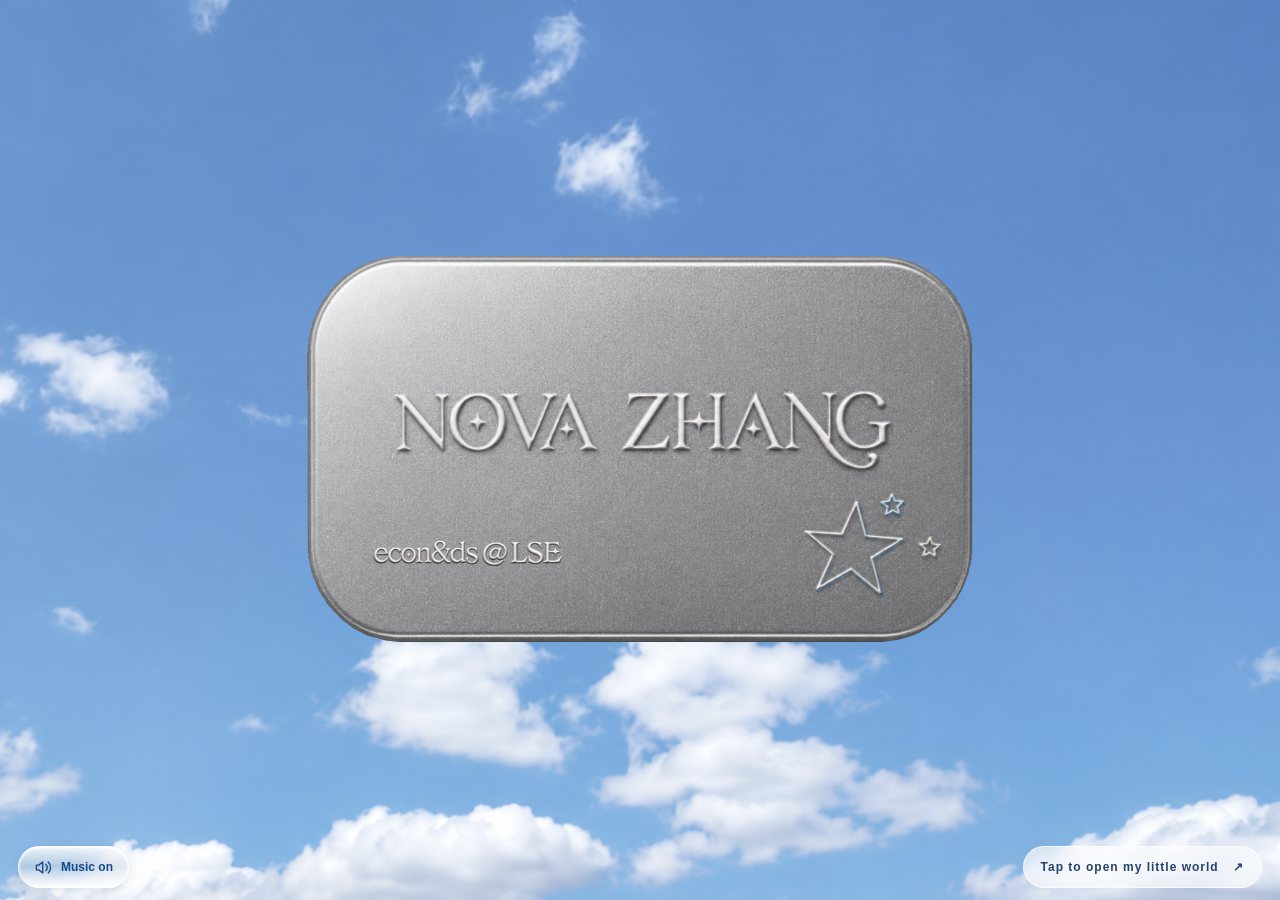
<file: index.html>
<!doctype html>
<html lang="en"><head><meta charset="UTF-8"><meta name="viewport" content="width=device-width,initial-scale=1,viewport-fit=cover"><meta name="description" content="Economics &amp; Data Science at LSE. Open my little world of projects, experiences, favourite books and interests."><title>NOVA ZHANG — A little world</title><link rel="preload" as="image" href="assets/tin-closed-lse.png" fetchpriority="high"><link rel="preload" as="image" href="assets/tin-open-v2.png"><link rel="preload" as="image" href="assets/tin-clean-underlay.png"><link rel="stylesheet" href="style.css?v=touch-polish-1"><link rel="stylesheet" href="sky-motion.css?v=stable-panels-1"><link rel="stylesheet" href="typography.css?v=reading-hierarchy"><link rel="stylesheet" href="music.css?v=1">
<!-- Social sharing -->
<link rel="canonical" href="https://shanminyuan.github.io/iamnovazzz/">
<meta property="og:type" content="website">
<meta property="og:site_name" content="Nova Zhang">
<meta property="og:locale" content="en_GB">
<meta property="og:title" content="NOVA ZHANG — A little world">
<meta property="og:description" content="Economics &amp; Data Science at LSE. Open my little world of projects, experiences, favourite books and interests.">
<meta property="og:url" content="https://shanminyuan.github.io/iamnovazzz/">
<meta property="og:image" content="https://shanminyuan.github.io/iamnovazzz/assets/social-cover-v1.png">
<meta property="og:image:secure_url" content="https://shanminyuan.github.io/iamnovazzz/assets/social-cover-v1.png">
<meta property="og:image:type" content="image/png">
<meta property="og:image:width" content="1054">
<meta property="og:image:height" content="658">
<meta property="og:image:alt" content="A silver keepsake tin embossed with Nova Zhang, against a blue sky.">
<meta name="twitter:card" content="summary_large_image">
<meta name="twitter:title" content="NOVA ZHANG — A little world">
<meta name="twitter:description" content="Economics &amp; Data Science at LSE. Open my little world of projects, experiences, favourite books and interests.">
<meta name="twitter:image" content="https://shanminyuan.github.io/iamnovazzz/assets/social-cover-v1.png">
<meta name="twitter:image:alt" content="Nova Zhang’s silver keepsake tin under a blue sky.">
<!-- /Social sharing -->
<script>if(new URLSearchParams(location.search).get('open')==='1')document.documentElement.dataset.novaOpen='true';</script><link rel="stylesheet" href="touch-navigation.css?v=touch-label-layout-1"></head>
<body><script src="panels.js?v=stable-panels-1"></script><script src="navigation.js?v=touch-polish-1"></script><script src="music.js?v=stable-panels-1"></script><main aria-label="Nova Zhang 的收藏铁盒"><div class="sky" aria-hidden="true"></div><div class="scene" id="scene">
<div class="composition" aria-label="铁盒内的蕾丝、百合、照片、蜡封、手表和相机"><div class="half lower"></div><div class="tin-top" id="tin-top"><div class="half upper"></div><button class="lid" id="lid" aria-label="打开铁盒" aria-expanded="false"><svg viewBox="53 45 937 545" preserveAspectRatio="none" role="img" aria-label="NOVA ZHANG — econ&amp;ds @ LSE" xmlns="http://www.w3.org/2000/svg"><defs><clipPath id="closed-tin-outline"><path d="M179.6 46 L160.6 49 L146.6 53 L128.6 61 L111.6 72 L105.6 77 L105.6 78 L103.6 79 L91.6 91 L91.6 92 L89.6 93 L84.6 101 L81.6 104 L77.6 110 L74.6 117 L72.6 119 L72.6 121 L68.6 128 L68.6 130 L65.6 135 L65.6 137 L63.6 141 L63.6 144 L60.6 152 L60.6 157 L58.6 162 L58.6 170 L57.6 171 L57.6 179 L56.6 180 L56.6 234 L57.6 235 L57.6 461 L58.6 462 L58.6 469 L59.6 470 L59.6 475 L60.6 476 L60.6 480 L61.6 481 L62.6 488 L64.6 491 L64.6 494 L68.6 502 L70.6 509 L73.6 515 L75.6 517 L75.6 519 L81.6 527 L84.6 533 L89.6 538 L89.6 539 L91.6 540 L91.6 541 L106.6 556 L121.6 567 L140.6 577 L166.6 584 L186.6 586 L859.4 586 L882.4 583 L899.4 578 L911.4 573 L920.4 568 L938.4 555 L956.4 536 L956.4 535 L963.4 527 L968.4 517 L970.4 515 L970.4 513 L972.4 511 L972.4 509 L975.4 504 L975.4 502 L977.4 499 L977.4 497 L980.4 490 L981.4 482 L983.4 477 L983.4 472 L984.4 471 L984.4 463 L985.4 462 L985.4 169 L984.4 168 L984.4 160 L983.4 159 L983.4 155 L981.4 150 L981.4 146 L980.4 145 L976.4 131 L972.4 123 L972.4 121 L967.4 112 L965.4 110 L963.4 105 L954.4 93 L938.4 77 L920.4 64 L907.4 57 L897.4 53 L883.4 49 L861.4 46Z"/></clipPath></defs><image href="assets/tin-closed-lse.png" width="1054" height="658" clip-path="url(#closed-tin-outline)"/></svg></button></div></div>
<div class="hotspots" id="hotspots" inert aria-label="Personal pages"><button type="button" class="item-link item-experience" data-destination="experience" aria-label="Experience" style="left:252px;top:534px;width:313px;height:166px"><svg viewBox="0 0 313 166" aria-hidden="true"><defs><clipPath id="shape-experience"><path d="M1 50 Q36 50 78 47 L81 125 Q40 122 1 120Z M230 48 Q269 48 306 49 Q310 49 310 53 L310 116 Q310 119 306 119 L230 123Z M196 17 L205 2 Q208 0 212 3 L218 8 Q222 11 219 15 L210 28Z M225 41 L233 36 Q236 34 239 38 L243 49 L233 55Z M223 115 L235 121 Q239 123 237 127 L232 135 Q230 137 227 135 L217 128Z"/><ellipse cx="156" cy="82.5" rx="77.5" ry="79.5"/><rect x="233" y="70" width="16" height="25" rx="3"/></clipPath></defs><image href="assets/tin-open-v2.png" x="-252" y="-534" width="816" height="974" clip-path="url(#shape-experience)"/></svg><span class="item-label">Experience <span aria-hidden="true">↗</span></span></button><button type="button" class="item-link item-portfolio" data-destination="portfolio" aria-label="Product Portfolio" style="left:269px;top:710px;width:279px;height:176px"><svg viewBox="0 0 279 176" aria-hidden="true"><defs><clipPath id="shape-portfolio"><path d="M 3 20 Q 4 9 17 9 L 34 9 L 34 2 L 53 0 L 66 6 L 66 9 L 276 9 Q 291 10 292 24 L 292 170 Q 291 183 278 184 L 15 184 Q 2 182 2 171 Z" transform="scale(0.9489796 0.9462366)"/></clipPath></defs><image href="assets/tin-open-v2.png" x="-269" y="-710" width="816" height="974" clip-path="url(#shape-portfolio)"/></svg><span class="item-label">Product Portfolio <span aria-hidden="true">↗</span></span></button><button type="button" class="item-link item-reading" data-destination="reading" aria-label="My Fav Books" style="left:94px;top:86px;width:262px;height:225px"><svg viewBox="0 0 262 225" aria-hidden="true"><defs><clipPath id="shape-reading"><path d="M180 93.5 Q180 93 183.5 92.5 Q187 92 187 91.5 Q187 91 188.5 91 Q190 91 190 90.5 Q190 90 191 90 Q192 90 192 89.5 Q192 89 193.5 89 Q195 89 195 88.5 Q195 88 196.5 88 Q198 88 198 87.5 Q198 87 199.5 87 Q201 87 201 86.5 Q201 86 202.5 86 Q204 86 204 85.5 Q204 85 205 85 Q206 85 206 84.5 Q206 84 208 84 Q210 84 210 83.5 Q210 83 211 83 Q212 83 212 82.5 Q212 82 213.5 82 Q215 82 215 81.5 Q215 81 216.5 81 Q218 81 218 80.5 Q218 80 220 80 Q222 80 222 79.5 Q222 79 222.5 79 Q223 79 223 79.5 Q223 80 223.5 80 Q224 80 224 79.5 Q224 79 225.5 79 Q227 79 227 79.5 Q227 80 229.5 80 Q232 80 232 80.5 Q232 81 233 81 Q234 81 234 81.5 Q234 82 236 82.5 Q238 83 238 83.5 Q238 84 238.5 84 Q239 84 239.5 85 Q240 86 241 86 Q242 86 242 86.5 Q242 87 242.5 87 Q243 87 243 87.5 Q243 88 243.5 88 Q244 88 244 88.5 Q244 89 246 90.5 Q248 92 248 93 Q248 94 249 94.5 Q250 95 250.5 97.5 Q251 100 251.5 100 Q252 100 252.5 102.5 Q253 105 253.5 105 Q254 105 254 106.5 Q254 108 254.5 108 Q255 108 255 109 Q255 110 255.5 110 Q256 110 256 111.5 Q256 113 256.5 113 Q257 113 257.5 116 Q258 119 258.5 119 Q259 119 259 126.5 Q259 134 258.5 134 Q258 134 257.5 136 Q257 138 256.5 138 Q256 138 255 139.5 Q254 141 253 141 Q252 141 252 141.5 Q252 142 251 142 Q250 142 250 142.5 Q250 143 249 143 Q248 143 248 143.5 Q248 144 246.5 144 Q245 144 245 144.5 Q245 145 242 145.5 Q239 146 239 146.5 Q239 147 238 147 Q237 147 237 147.5 Q237 148 235.5 148 Q234 148 234 148.5 Q234 149 232.5 149 Q231 149 231 149.5 Q231 150 228 150.5 Q225 151 225 151.5 Q225 152 224 152 Q223 152 223 152.5 Q223 153 221.5 153 Q220 153 220 153.5 Q220 154 217 154.5 Q214 155 214 155.5 Q214 156 213 156 Q212 156 212 156.5 Q212 157 209 157.5 Q206 158 206 158.5 Q206 159 205 159 Q204 159 204 159.5 Q204 160 202.5 160 Q201 160 201 160.5 Q201 161 198 161.5 Q195 162 195 162.5 Q195 163 194 163 Q193 163 193 163.5 Q193 164 191 164 Q189 164 189 164.5 Q189 165 188 165 Q187 165 187 165.5 Q187 166 185.5 166 Q184 166 184 166.5 Q184 167 183 167 Q182 167 182 167.5 Q182 168 180.5 168 Q179 168 179 168.5 Q179 169 176 169.5 Q173 170 173 170.5 Q173 171 172 171 Q171 171 171 171.5 Q171 172 169.5 172 Q168 172 168 172.5 Q168 173 165 173.5 Q162 174 162 174.5 Q162 175 161 175 Q160 175 160 175.5 Q160 176 158.5 176 Q157 176 157 176.5 Q157 177 154 177.5 Q151 178 151 178.5 Q151 179 150 179 Q149 179 149 179.5 Q149 180 147.5 180 Q146 180 146 180.5 Q146 181 143 181.5 Q140 182 140 182.5 Q140 183 139 183 Q138 183 138 183.5 Q138 184 136.5 184 Q135 184 135 184.5 Q135 185 132 185.5 Q129 186 129 186.5 Q129 187 128 187 Q127 187 127 187.5 Q127 188 125.5 188 Q124 188 124 188.5 Q124 189 121 189.5 Q118 190 118 190.5 Q118 191 115.5 191.5 Q113 192 113 192.5 Q113 193 111.5 193 Q110 193 110 193.5 Q110 194 109 194 Q108 194 108 194.5 Q108 195 106.5 195 Q105 195 105 195.5 Q105 196 103.5 196 Q102 196 102 196.5 Q102 197 100.5 197 Q99 197 99 197.5 Q99 198 96 198.5 Q93 199 93 199.5 Q93 200 92 200 Q91 200 91 200.5 Q91 201 89.5 201 Q88 201 88 201.5 Q88 202 86.5 202 Q85 202 85 202.5 Q85 203 84 203 Q83 203 83 203.5 Q83 204 81.5 204 Q80 204 80 204.5 Q80 205 77 205.5 Q74 206 74 206.5 Q74 207 73 207 Q72 207 72 207.5 Q72 208 70.5 208 Q69 208 69 208.5 Q69 209 67.5 209 Q66 209 66 209.5 Q66 210 65 210 Q64 210 64 210.5 Q64 211 62.5 211 Q61 211 61 211.5 Q61 212 58 212.5 Q55 213 55 213.5 Q55 214 54 214 Q53 214 53 214.5 Q53 215 51.5 215 Q50 215 50 215.5 Q50 216 48.5 216 Q47 216 47 216.5 Q47 217 44 217.5 Q41 218 41 218.5 Q41 219 38.5 219.5 Q36 220 36 220.5 Q36 221 34.5 221 Q33 221 33 221.5 Q33 222 32 222 Q31 222 31 222.5 Q31 223 25.5 223 Q20 223 20 222.5 Q20 222 19 222 Q18 222 18 221.5 Q18 221 17.5 221 Q17 221 17 220.5 Q17 220 16.5 220 Q16 220 16 219.5 Q16 219 14 217.5 Q12 216 12 215 Q12 214 11 213.5 Q10 213 10 212 Q10 211 9.5 211 Q9 211 9 210 Q9 209 8.5 209 Q8 209 8 208 Q8 207 7.5 207 Q7 207 7 205.5 Q7 204 6.5 204 Q6 204 6 203 Q6 202 5.5 202 Q5 202 5 200.5 Q5 199 4.5 199 Q4 199 4 197.5 Q4 196 3.5 196 Q3 196 3 194.5 Q3 193 2.5 193 Q2 193 2 192.5 Q2 192 1.5 189.5 Q1 187 0.5 187 Q0 187 0 181 Q0 175 0.5 175 Q1 175 1 173.5 Q1 172 1.5 172 Q2 172 2 170.5 Q2 169 2.5 169 Q3 169 3 167.5 Q3 166 3.5 166 Q4 166 4.5 164 Q5 162 5.5 162 Q6 162 6 161.5 Q6 161 6.5 161 Q7 161 7 160.5 Q7 160 7.5 160 Q8 160 9.5 158 Q11 156 12 156 Q13 156 13 155.5 Q13 155 14 155 Q15 155 15 154.5 Q15 154 16 154 Q17 154 17 153.5 Q17 153 20 152.5 Q23 152 23 151.5 Q23 151 24 151 Q25 151 25 150.5 Q25 150 26.5 150 Q28 150 28 149.5 Q28 149 29 149 Q30 149 30 148.5 Q30 148 31.5 148 Q33 148 33 147.5 Q33 147 34 147 Q35 147 35 146.5 Q35 146 37 146 Q39 146 39 145.5 Q39 145 41.5 144.5 Q44 144 44 143.5 Q44 143 45 143 Q46 143 46 142.5 Q46 142 47.5 142 Q49 142 49 141.5 Q49 141 50 141 Q51 141 51 140.5 Q51 140 54 139.5 Q57 139 57 138.5 Q57 138 58 138 Q59 138 59 137.5 Q59 137 60.5 137 Q62 137 62 136.5 Q62 136 63 136 Q64 136 64 135.5 Q64 135 65 135 Q66 135 66 134.5 Q66 134 68 133.5 Q70 133 70 132.5 Q70 132 71.5 131 Q73 130 73.5 128 Q74 126 74.5 126 Q75 126 75 124 Q75 122 75.5 122 Q76 122 75.5 118 Q75 114 74.5 114 Q74 114 73.5 111 Q73 108 72.5 108 Q72 108 72 107 Q72 106 70.5 105 Q69 104 69 103 Q69 102 68.5 102 Q68 102 68 101 Q68 100 67.5 100 Q67 100 67 98.5 Q67 97 66.5 97 Q66 97 66 95.5 Q66 94 65.5 94 Q65 94 65.5 88 Q66 82 65.5 82 Q65 82 65 80.5 Q65 79 64.5 79 Q64 79 64 78 Q64 77 63.5 77 Q63 77 62.5 74 Q62 71 61.5 71 Q61 71 61 70 Q61 69 60.5 69 Q60 69 60 67.5 Q60 66 59.5 66 Q59 66 58.5 63 Q58 60 57.5 60 Q57 60 57 59 Q57 58 56.5 58 Q56 58 56 56.5 Q56 55 55.5 55 Q55 55 55 53.5 Q55 52 54.5 52 Q54 52 54 50.5 Q54 49 53.5 49 Q53 49 53 47.5 Q53 46 52.5 46 Q52 46 52 43.5 Q52 41 51.5 41 Q51 41 51.5 34 Q52 27 52.5 27 Q53 27 53 25.5 Q53 24 53.5 24 Q54 24 54 23 Q54 22 54.5 22 Q55 22 55.5 20 Q56 18 57.5 17 Q59 16 59 15 Q59 14 59.5 14 Q60 14 61.5 12 Q63 10 64 10 Q65 10 65.5 9 Q66 8 68 7.5 Q70 7 70.5 6 Q71 5 73.5 4.5 Q76 4 76 3.5 Q76 3 77.5 3 Q79 3 79 2.5 Q79 2 81 2 Q83 2 83 1.5 Q83 1 89.5 1 Q96 1 96 1.5 Q96 2 100 2.5 Q104 3 104 3.5 Q104 4 105 4 Q106 4 106.5 5 Q107 6 108 6 Q109 6 109.5 7 Q110 8 111 8 Q112 8 112 8.5 Q112 9 112.5 9 Q113 9 113 9.5 Q113 10 115 11.5 Q117 13 117 14 Q117 15 118 15.5 Q119 16 119 17 Q119 18 119.5 18 Q120 18 120 19 Q120 20 120.5 20 Q121 20 121 21 Q121 22 121.5 22 Q122 22 122 23 Q122 24 122.5 24 Q123 24 123 25.5 Q123 27 123.5 27 Q124 27 124.5 30 Q125 33 125.5 33 Q126 33 126 34 Q126 35 126.5 35 Q127 35 127 36.5 Q127 38 127.5 38 Q128 38 128.5 41 Q129 44 129.5 44 Q130 44 130 45 Q130 46 130.5 46 Q131 46 131 47.5 Q131 49 131.5 49 Q132 49 132.5 52 Q133 55 133.5 55 Q134 55 134 56 Q134 57 134.5 57 Q135 57 135 58.5 Q135 60 137 60.5 Q139 61 139 62 Q139 63 139.5 63 Q140 63 140 63.5 Q140 64 141 64.5 Q142 65 142 66 Q142 67 142.5 67 Q143 67 143 68.5 Q143 70 143.5 70 Q144 70 144 71 Q144 72 144.5 72 Q145 72 145 74.5 Q145 77 145.5 77 Q146 77 146 80 Q146 83 146.5 83 Q147 83 147 84.5 Q147 86 147.5 86 Q148 86 148 87 Q148 88 148.5 88 Q149 88 149.5 90 Q150 92 150.5 92 Q151 92 151 92.5 Q151 93 151.5 93 Q152 93 153.5 95 Q155 97 156.5 97 Q158 97 158 97.5 Q158 98 163 98 Q168 98 168 97.5 Q168 97 170 97 Q172 97 172 96.5 Q172 96 175 95.5 Q178 95 178 94.5 Q178 94 179 94 Q180 94 180 93.5 Z"/></clipPath></defs><image href="assets/tin-open-v2.png" x="-94" y="-86" width="816" height="974" clip-path="url(#shape-reading)"/></svg><span class="item-label">My Fav Books <span aria-hidden="true">↗</span></span></button><button type="button" class="item-link item-contact" data-destination="contact" aria-label="Contact Page" style="left:414px;top:77px;width:300px;height:352px"><svg viewBox="0 0 300 352" aria-hidden="true"><defs><clipPath id="shape-contact"><path d="M 14 22 H 283 V 349 H 14 Z M 61 0 L 67 20 L 87 20 L 71 32 L 77 51 L 60 40 L 43 51 L 49 32 L 33 20 L 54 20 Z M 31 26 L 39 41 L 55 44 L 41 53 L 44 71 L 30 60 L 15 69 L 20 52 L 7 41 L 24 40 Z M 271 183 L 278 202 L 297 203 L 282 215 L 288 234 L 271 222 L 255 233 L 260 215 L 245 204 L 264 202 Z"/></clipPath></defs><image href="assets/tin-open-v2.png" x="-414" y="-77" width="816" height="974" clip-path="url(#shape-contact)"/></svg><span class="item-label">Contact Page <span aria-hidden="true">↗</span></span></button><button type="button" class="item-link item-interests" data-destination="interests" aria-label="My Interests" style="left:288px;top:253px;width:108px;height:108px"><svg viewBox="0 0 108 108" aria-hidden="true"><defs><clipPath id="shape-interests"><ellipse cx="54" cy="54" rx="53" ry="53"/></clipPath></defs><image href="assets/tin-open-v2.png" x="-288" y="-253" width="816" height="974" clip-path="url(#shape-interests)"/></svg><span class="item-label">My Interests <span aria-hidden="true">↗</span></span></button></div>

</div><button type="button" class="closed-cover" id="closed-cover" aria-label="Open the tin" aria-expanded="false"><svg viewBox="53 45 937 545" preserveAspectRatio="none" role="img" aria-label="NOVA ZHANG — econ&amp;ds @ LSE" xmlns="http://www.w3.org/2000/svg"><defs><clipPath id="resting-tin-outline"><path d="M179.6 46 L160.6 49 L146.6 53 L128.6 61 L111.6 72 L105.6 77 L105.6 78 L103.6 79 L91.6 91 L91.6 92 L89.6 93 L84.6 101 L81.6 104 L77.6 110 L74.6 117 L72.6 119 L72.6 121 L68.6 128 L68.6 130 L65.6 135 L65.6 137 L63.6 141 L63.6 144 L60.6 152 L60.6 157 L58.6 162 L58.6 170 L57.6 171 L57.6 179 L56.6 180 L56.6 234 L57.6 235 L57.6 461 L58.6 462 L58.6 469 L59.6 470 L59.6 475 L60.6 476 L60.6 480 L61.6 481 L62.6 488 L64.6 491 L64.6 494 L68.6 502 L70.6 509 L73.6 515 L75.6 517 L75.6 519 L81.6 527 L84.6 533 L89.6 538 L89.6 539 L91.6 540 L91.6 541 L106.6 556 L121.6 567 L140.6 577 L166.6 584 L186.6 586 L859.4 586 L882.4 583 L899.4 578 L911.4 573 L920.4 568 L938.4 555 L956.4 536 L956.4 535 L963.4 527 L968.4 517 L970.4 515 L970.4 513 L972.4 511 L972.4 509 L975.4 504 L975.4 502 L977.4 499 L977.4 497 L980.4 490 L981.4 482 L983.4 477 L983.4 472 L984.4 471 L984.4 463 L985.4 462 L985.4 169 L984.4 168 L984.4 160 L983.4 159 L983.4 155 L981.4 150 L981.4 146 L980.4 145 L976.4 131 L972.4 123 L972.4 121 L967.4 112 L965.4 110 L963.4 105 L954.4 93 L938.4 77 L920.4 64 L907.4 57 L897.4 53 L883.4 49 L861.4 46Z"/></clipPath></defs><image href="assets/tin-closed-lse.png" width="1054" height="658" clip-path="url(#resting-tin-outline)"/></svg></button><button class="toggle" id="toggle" lang="en">Tap to open my little world <span>↗</span></button><span class="sr-only" lang="en" id="hint" aria-live="polite">The tin is closed</span></main><script src="app.js?v=stable-panels-1"></script><script src="touch-navigation.js?v=touch-label-layout-1"></script></body></html>
</file>
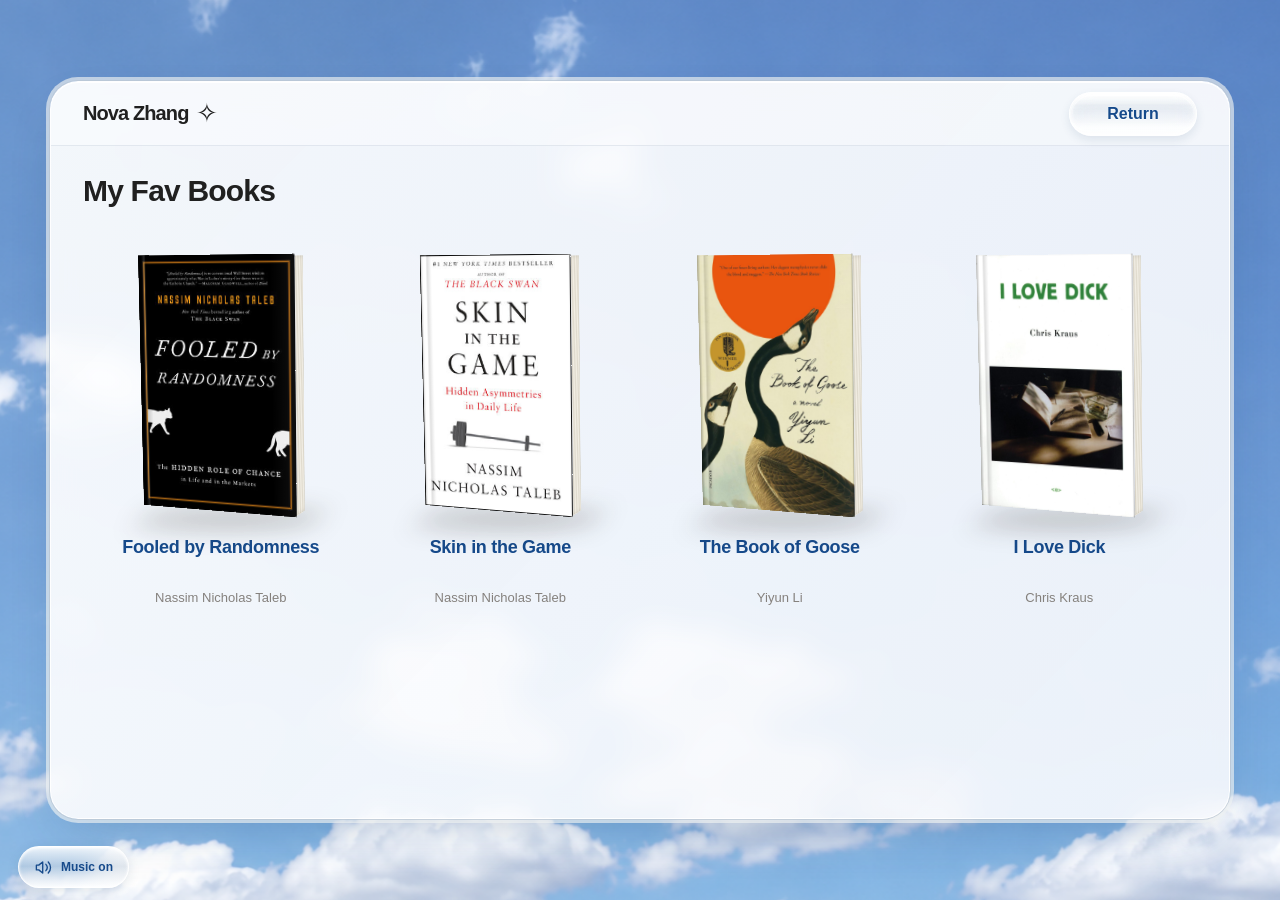
<file: books.html>
<!doctype html><html lang="en"><head><meta charset="UTF-8"><meta name="viewport" content="width=device-width,initial-scale=1,viewport-fit=cover"><meta name="description" content="Four of Nova Zhang’s favourite books."><title>My Fav Books — Nova Zhang</title><link rel="stylesheet" href="books.css?v=deepblue164a8b"><link rel="stylesheet" href="inner-pages.css?v=touch-polish-1"><link rel="stylesheet" href="sky-motion.css?v=stable-panels-1"><link rel="stylesheet" href="typography.css?v=reading-hierarchy"><link rel="stylesheet" href="music.css?v=1">
<!-- Social sharing -->
<link rel="canonical" href="https://shanminyuan.github.io/iamnovazzz/books.html">
<meta property="og:type" content="website">
<meta property="og:site_name" content="Nova Zhang">
<meta property="og:locale" content="en_GB">
<meta property="og:title" content="My Fav Books — Nova Zhang">
<meta property="og:description" content="Four of Nova Zhang’s favourite books.">
<meta property="og:url" content="https://shanminyuan.github.io/iamnovazzz/books.html">
<meta property="og:image" content="https://shanminyuan.github.io/iamnovazzz/assets/social-cover-v1.png">
<meta property="og:image:secure_url" content="https://shanminyuan.github.io/iamnovazzz/assets/social-cover-v1.png">
<meta property="og:image:type" content="image/png">
<meta property="og:image:width" content="1054">
<meta property="og:image:height" content="658">
<meta property="og:image:alt" content="A silver keepsake tin embossed with Nova Zhang, against a blue sky.">
<meta name="twitter:card" content="summary_large_image">
<meta name="twitter:title" content="My Fav Books — Nova Zhang">
<meta name="twitter:description" content="Four of Nova Zhang’s favourite books.">
<meta name="twitter:image" content="https://shanminyuan.github.io/iamnovazzz/assets/social-cover-v1.png">
<meta name="twitter:image:alt" content="Nova Zhang’s silver keepsake tin under a blue sky.">
<!-- /Social sharing -->
</head><body class="inner-page page-books"><script src="panels.js?v=stable-panels-1"></script><script src="navigation.js?v=touch-polish-1"></script><script src="music.js?v=stable-panels-1"></script><div class="page-frame">
<header class="header"><a class="wordmark" href="./?open=1" aria-label="Nova Zhang, home">Nova Zhang<span aria-hidden="true">✧</span></a><nav aria-label="Return to the tin"><a class="return-link" href="./?open=1">Return</a></nav></header>
<main><h1>My Fav Books</h1><div class="book-grid" tabindex="0" role="region" aria-label="Four favourite books; scroll horizontally on smaller screens"><article class="book-entry" data-book="randomness" style="--binding:#171712;--ratio:296 / 450">
<button class="book-stage" type="button" aria-labelledby="title-randomness author-randomness"><span class="ground-shadow" aria-hidden="true"></span><span class="book" aria-hidden="true"><span class="book-back"></span><span class="book-spine"><span>Fooled by Randomness</span></span><span class="book-pages"></span><span class="book-top"></span><span class="book-bottom"></span><span class="book-front"><img src="assets/books/fooled-by-randomness.jpg" alt="" draggable="false"></span></span></button>
<h2 id="title-randomness">Fooled by Randomness</h2><p class="author" id="author-randomness">Nassim Nicholas Taleb</p><blockquote class="insight" id="insight-randomness" hidden></blockquote></article><article class="book-entry" data-book="skin" style="--binding:#e5e0d7;--ratio:285 / 450">
<button class="book-stage" type="button" aria-labelledby="title-skin author-skin"><span class="ground-shadow" aria-hidden="true"></span><span class="book" aria-hidden="true"><span class="book-back"></span><span class="book-spine"><span>Skin in the Game</span></span><span class="book-pages"></span><span class="book-top"></span><span class="book-bottom"></span><span class="book-front"><img src="assets/books/skin-in-the-game.jpg" alt="" draggable="false"></span></span></button>
<h2 id="title-skin">Skin in the Game</h2><p class="author" id="author-skin">Nassim Nicholas Taleb</p><blockquote class="insight" id="insight-skin" hidden></blockquote></article><article class="book-entry" data-book="goose" style="--binding:#e9e2bd;--ratio:900 / 1376">
<button class="book-stage" type="button" aria-labelledby="title-goose author-goose"><span class="ground-shadow" aria-hidden="true"></span><span class="book" aria-hidden="true"><span class="book-back"></span><span class="book-spine"><span>The Book of Goose</span></span><span class="book-pages"></span><span class="book-top"></span><span class="book-bottom"></span><span class="book-front"><img src="assets/books/the-book-of-goose.jpg" alt="" draggable="false"></span></span></button>
<h2 id="title-goose">The Book of Goose</h2><p class="author" id="author-goose">Yiyun Li</p><blockquote class="insight" id="insight-goose" hidden></blockquote></article><article class="book-entry" data-book="dick" style="--binding:#eff0e8;--ratio:900 / 1371">
<button class="book-stage" type="button" aria-labelledby="title-dick author-dick"><span class="ground-shadow" aria-hidden="true"></span><span class="book" aria-hidden="true"><span class="book-back"></span><span class="book-spine"><span>I Love Dick</span></span><span class="book-pages"></span><span class="book-top"></span><span class="book-bottom"></span><span class="book-front"><img src="assets/books/i-love-dick.jpg" alt="" draggable="false"></span></span></button>
<h2 id="title-dick">I Love Dick</h2><p class="author" id="author-dick">Chris Kraus</p><blockquote class="insight" id="insight-dick" hidden></blockquote></article></div></main></div><script src="books.js?v=steady-transitions"></script></body></html>
</file>
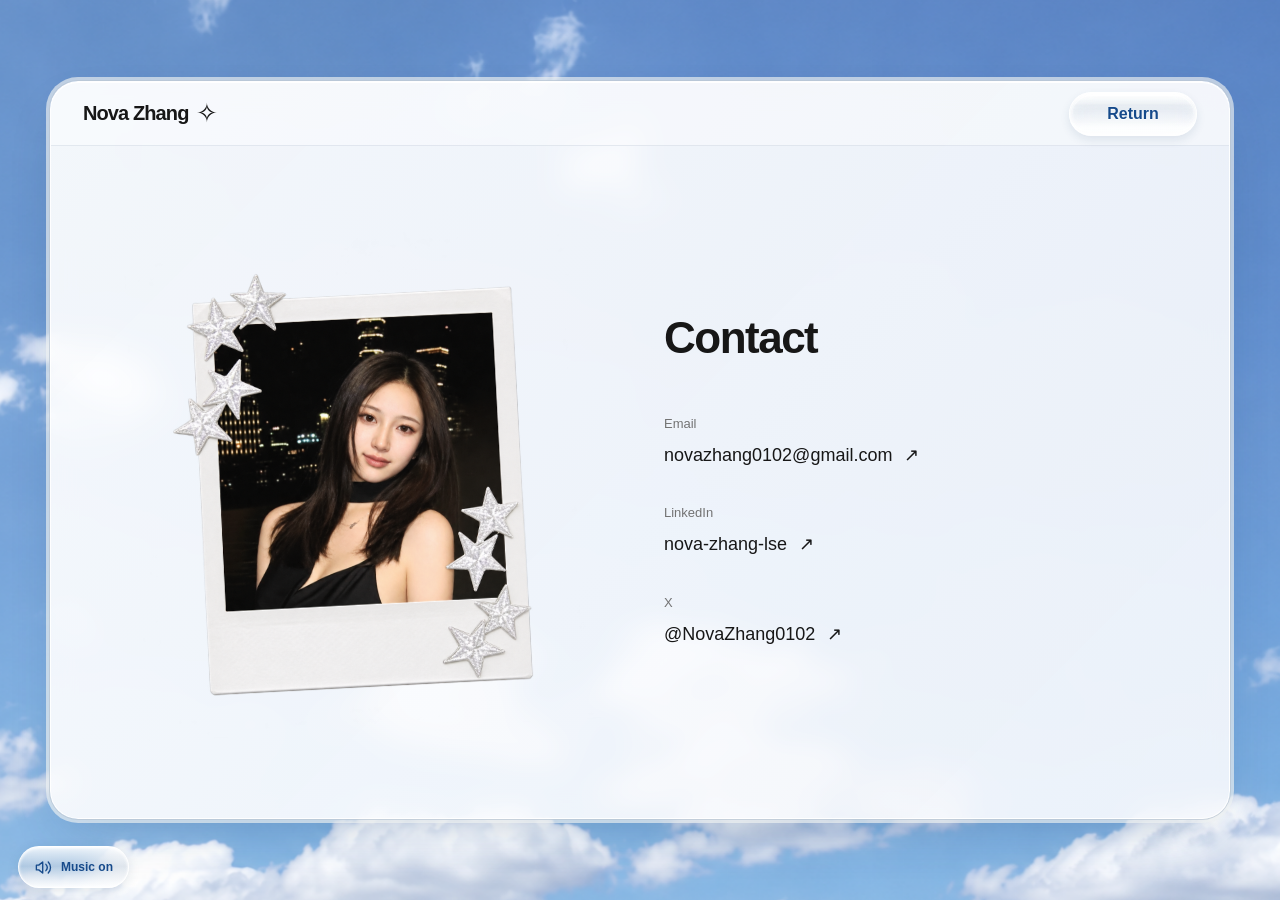
<file: contact.html>
<!doctype html>
<html lang="en">
<head>
  <meta charset="UTF-8">
  <meta name="viewport" content="width=device-width,initial-scale=1,viewport-fit=cover">
  <meta name="description" content="Get in touch with Nova Zhang.">
  <title>Contact — Nova Zhang</title>
  <link rel="stylesheet" href="contact.css?v=arial-bold-1">
<link rel="stylesheet" href="inner-pages.css?v=touch-polish-1"><link rel="stylesheet" href="sky-motion.css?v=stable-panels-1"><link rel="stylesheet" href="typography.css?v=reading-hierarchy"><link rel="stylesheet" href="music.css?v=1">
<!-- Social sharing -->
<link rel="canonical" href="https://shanminyuan.github.io/iamnovazzz/contact.html">
<meta property="og:type" content="website">
<meta property="og:site_name" content="Nova Zhang">
<meta property="og:locale" content="en_GB">
<meta property="og:title" content="Contact — Nova Zhang">
<meta property="og:description" content="Get in touch with Nova Zhang.">
<meta property="og:url" content="https://shanminyuan.github.io/iamnovazzz/contact.html">
<meta property="og:image" content="https://shanminyuan.github.io/iamnovazzz/assets/social-cover-v1.png">
<meta property="og:image:secure_url" content="https://shanminyuan.github.io/iamnovazzz/assets/social-cover-v1.png">
<meta property="og:image:type" content="image/png">
<meta property="og:image:width" content="1054">
<meta property="og:image:height" content="658">
<meta property="og:image:alt" content="A silver keepsake tin embossed with Nova Zhang, against a blue sky.">
<meta name="twitter:card" content="summary_large_image">
<meta name="twitter:title" content="Contact — Nova Zhang">
<meta name="twitter:description" content="Get in touch with Nova Zhang.">
<meta name="twitter:image" content="https://shanminyuan.github.io/iamnovazzz/assets/social-cover-v1.png">
<meta name="twitter:image:alt" content="Nova Zhang’s silver keepsake tin under a blue sky.">
<!-- /Social sharing -->
</head>
<body class="inner-page page-contact"><script src="panels.js?v=stable-panels-1"></script><script src="navigation.js?v=touch-polish-1"></script><script src="music.js?v=stable-panels-1"></script><div class="page-frame">
  <header class="header">
    <a class="wordmark" href="./?open=1" aria-label="Nova Zhang, home">Nova Zhang<span aria-hidden="true">✧</span></a>
    <nav aria-label="Return to the tin"><a class="return-link" href="./?open=1">Return</a></nav>
  </header>
  <main>
    <div class="portrait"><img src="assets/1-24.png" alt="Nova Zhang’s portrait in a silver star decorated Polaroid frame" width="452" height="495"></div>
    <section class="details" aria-labelledby="contact-title">
      <h1 id="contact-title">Contact</h1>
      <div class="contact-item"><h2>Email</h2><a href="mailto:novazhang0102@gmail.com">novazhang0102@gmail.com <span aria-hidden="true">↗</span></a></div>
      <div class="contact-item"><h2>LinkedIn</h2><a href="https://www.linkedin.com/in/nova-zhang-lse" target="_blank" rel="noopener noreferrer">nova-zhang-lse <span aria-hidden="true">↗</span></a></div>
      <div class="contact-item"><h2>X</h2><a href="https://x.com/NovaZhang0102" target="_blank" rel="noopener noreferrer">@NovaZhang0102 <span aria-hidden="true">↗</span></a></div>
    </section>
  </main></div>
</body>
</html>
</file>
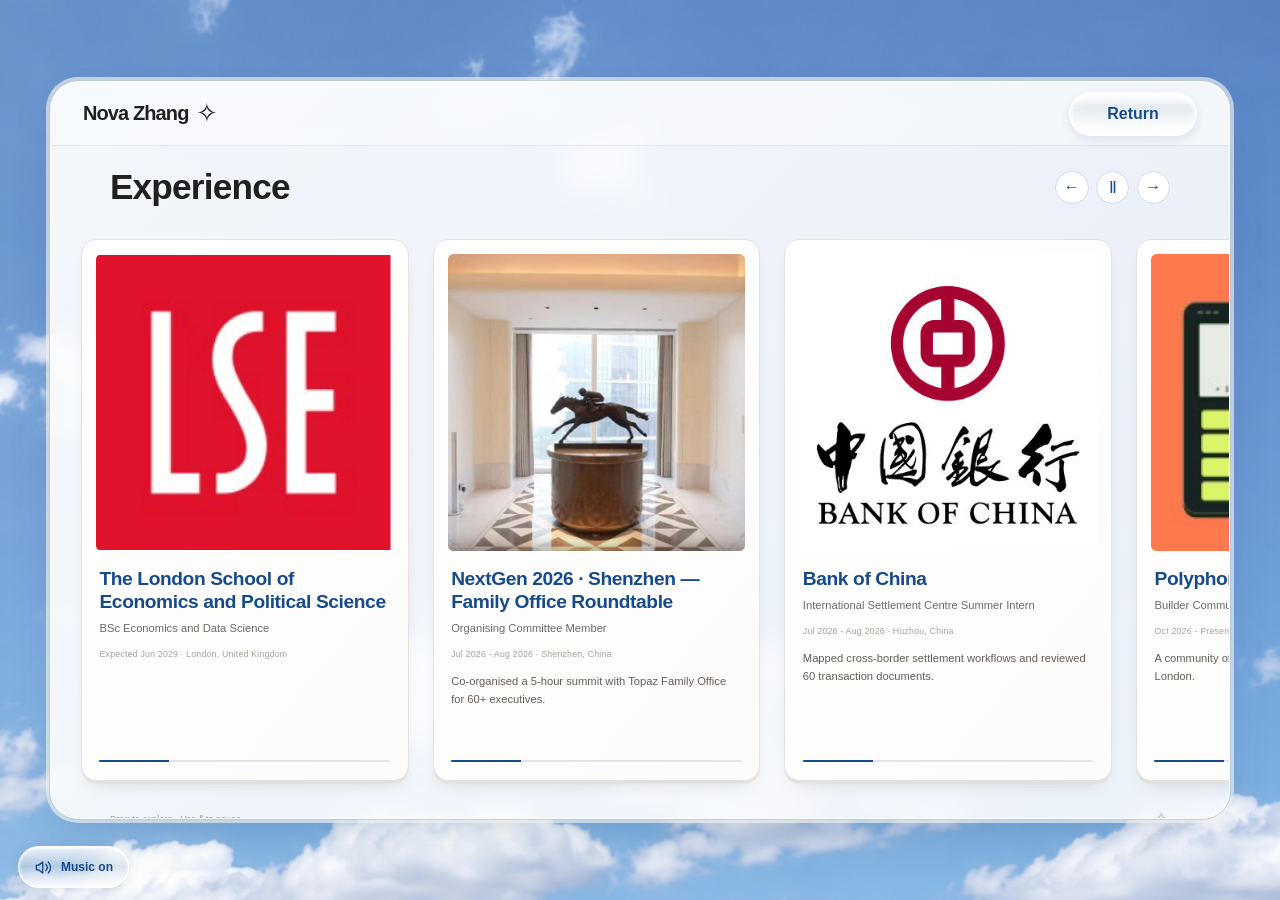
<file: experience.html>
<!doctype html>
<html lang="en">
<head>
  <meta charset="UTF-8"><meta name="viewport" content="width=device-width,initial-scale=1,viewport-fit=cover">
  <meta name="description" content="Nova Zhang’s experience.">
  <title>Experience — Nova Zhang</title>
  <link rel="stylesheet" href="experience.css?v=deepblue164a8b">
<link rel="stylesheet" href="inner-pages.css?v=touch-polish-1"><link rel="stylesheet" href="sky-motion.css?v=stable-panels-1"><link rel="stylesheet" href="typography.css?v=reading-hierarchy"><link rel="stylesheet" href="music.css?v=1">
<!-- Social sharing -->
<link rel="canonical" href="https://shanminyuan.github.io/iamnovazzz/experience.html">
<meta property="og:type" content="website">
<meta property="og:site_name" content="Nova Zhang">
<meta property="og:locale" content="en_GB">
<meta property="og:title" content="Experience — Nova Zhang">
<meta property="og:description" content="Nova Zhang’s experience.">
<meta property="og:url" content="https://shanminyuan.github.io/iamnovazzz/experience.html">
<meta property="og:image" content="https://shanminyuan.github.io/iamnovazzz/assets/social-cover-v1.png">
<meta property="og:image:secure_url" content="https://shanminyuan.github.io/iamnovazzz/assets/social-cover-v1.png">
<meta property="og:image:type" content="image/png">
<meta property="og:image:width" content="1054">
<meta property="og:image:height" content="658">
<meta property="og:image:alt" content="A silver keepsake tin embossed with Nova Zhang, against a blue sky.">
<meta name="twitter:card" content="summary_large_image">
<meta name="twitter:title" content="Experience — Nova Zhang">
<meta name="twitter:description" content="Nova Zhang’s experience.">
<meta name="twitter:image" content="https://shanminyuan.github.io/iamnovazzz/assets/social-cover-v1.png">
<meta name="twitter:image:alt" content="Nova Zhang’s silver keepsake tin under a blue sky.">
<!-- /Social sharing -->
</head>
<body class="inner-page page-experience"><script src="panels.js?v=stable-panels-1"></script><script src="navigation.js?v=touch-polish-1"></script><script src="music.js?v=stable-panels-1"></script><div class="page-frame">
  <header class="header">
    <a class="wordmark" href="./?open=1" aria-label="Nova Zhang, home">Nova Zhang<span aria-hidden="true">✧</span></a>
    <nav aria-label="Return to the tin"><a class="return-link" href="./?open=1">Return</a></nav>
  </header>
  <main>
    <div class="experience-content">
    <div class="heading-row">
      <div><p class="preview-label" id="previewLabel">Layout preview</p><h1>Experience</h1></div>
      <div class="controls" aria-label="Experience carousel controls">
        <button type="button" id="previous" aria-label="Previous experience">←</button>
        <button type="button" id="pause" aria-label="Pause automatic scrolling" aria-pressed="false"><span aria-hidden="true">Ⅱ</span></button>
        <button type="button" id="next" aria-label="Next experience">→</button>
      </div>
    </div>
    <section class="carousel" aria-label="Experience gallery">
      <div class="viewport" id="viewport" tabindex="0" role="region" aria-label="Experience cards. Use arrow keys to scroll."><div class="track" id="track"><div class="card-group" id="originalGroup" role="list"></div></div></div>
      <div class="gallery-footer"><span>Drag to explore · Use Ⅱ to pause</span><span class="footer-star" aria-hidden="true">✧</span></div>
      <p class="sr-only" id="motionStatus" aria-live="polite"></p>
    </section>
    </div>
  </main></div>
  <script src="experience-data.js?v=experience-copy-20261107"></script><script src="experience.js?v=stable-panels-1"></script>
</body>
</html>
</file>
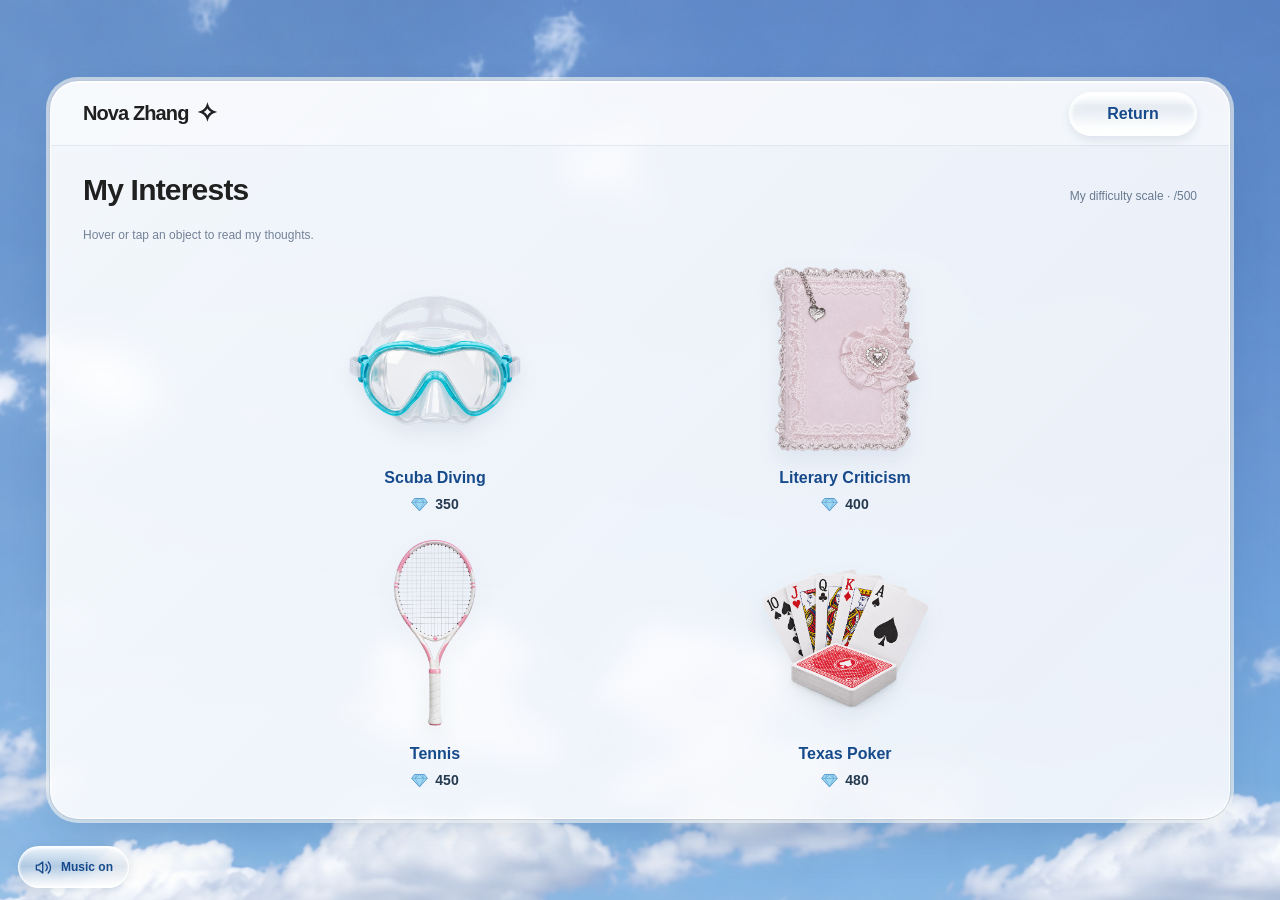
<file: interests.html>
<!doctype html>
<html lang="en">
<head>
  <meta charset="UTF-8">
  <meta name="viewport" content="width=device-width,initial-scale=1,viewport-fit=cover">
  <meta name="description" content="A few things Nova Zhang loves doing.">
  <title>My Interests — Nova Zhang</title>
  <link rel="preload" href="assets/fonts/nunito/Nunito-variable.ttf" as="font" type="font/ttf" crossorigin>
  <link rel="stylesheet" href="interests.css?v=desktop-fixed-grid-1">
  <link rel="stylesheet" href="inner-pages.css?v=touch-polish-1">
  <link rel="stylesheet" href="sky-motion.css?v=stable-panels-1">
  <link rel="stylesheet" href="typography.css?v=reading-hierarchy">
<link rel="stylesheet" href="music.css?v=1">
<!-- Social sharing -->
<link rel="canonical" href="https://shanminyuan.github.io/iamnovazzz/interests.html">
<meta property="og:type" content="website">
<meta property="og:site_name" content="Nova Zhang">
<meta property="og:locale" content="en_GB">
<meta property="og:title" content="My Interests — Nova Zhang">
<meta property="og:description" content="A few things Nova Zhang loves doing.">
<meta property="og:url" content="https://shanminyuan.github.io/iamnovazzz/interests.html">
<meta property="og:image" content="https://shanminyuan.github.io/iamnovazzz/assets/social-cover-v1.png">
<meta property="og:image:secure_url" content="https://shanminyuan.github.io/iamnovazzz/assets/social-cover-v1.png">
<meta property="og:image:type" content="image/png">
<meta property="og:image:width" content="1054">
<meta property="og:image:height" content="658">
<meta property="og:image:alt" content="A silver keepsake tin embossed with Nova Zhang, against a blue sky.">
<meta name="twitter:card" content="summary_large_image">
<meta name="twitter:title" content="My Interests — Nova Zhang">
<meta name="twitter:description" content="A few things Nova Zhang loves doing.">
<meta name="twitter:image" content="https://shanminyuan.github.io/iamnovazzz/assets/social-cover-v1.png">
<meta name="twitter:image:alt" content="Nova Zhang’s silver keepsake tin under a blue sky.">
<!-- /Social sharing -->
</head>
<body class="inner-page page-interests"><script src="panels.js?v=stable-panels-1"></script><script src="navigation.js?v=touch-polish-1"></script><script src="music.js?v=stable-panels-1"></script><div class="page-frame">
  <header class="header">
    <a class="wordmark" href="./?open=1" aria-label="Nova Zhang, home">Nova Zhang<span aria-hidden="true">✧</span></a>
    <nav aria-label="Return to the tin"><a class="return-link" href="./?open=1">Return</a></nav>
  </header>
  <main>
    <div class="interests-heading"><h1>My Interests</h1><p>My difficulty scale · /500</p></div>
    <p class="reflection-hint">Hover or tap an object to read my thoughts.</p>
    <ul class="interest-grid" id="interest-grid" aria-label="Interests and their difficulty"></ul>
  </main>
</div><script src="interests-data.js?v=deliberate-practice"></script><script src="interests.js?v=steady-transitions"></script></body>
</html>
</file>
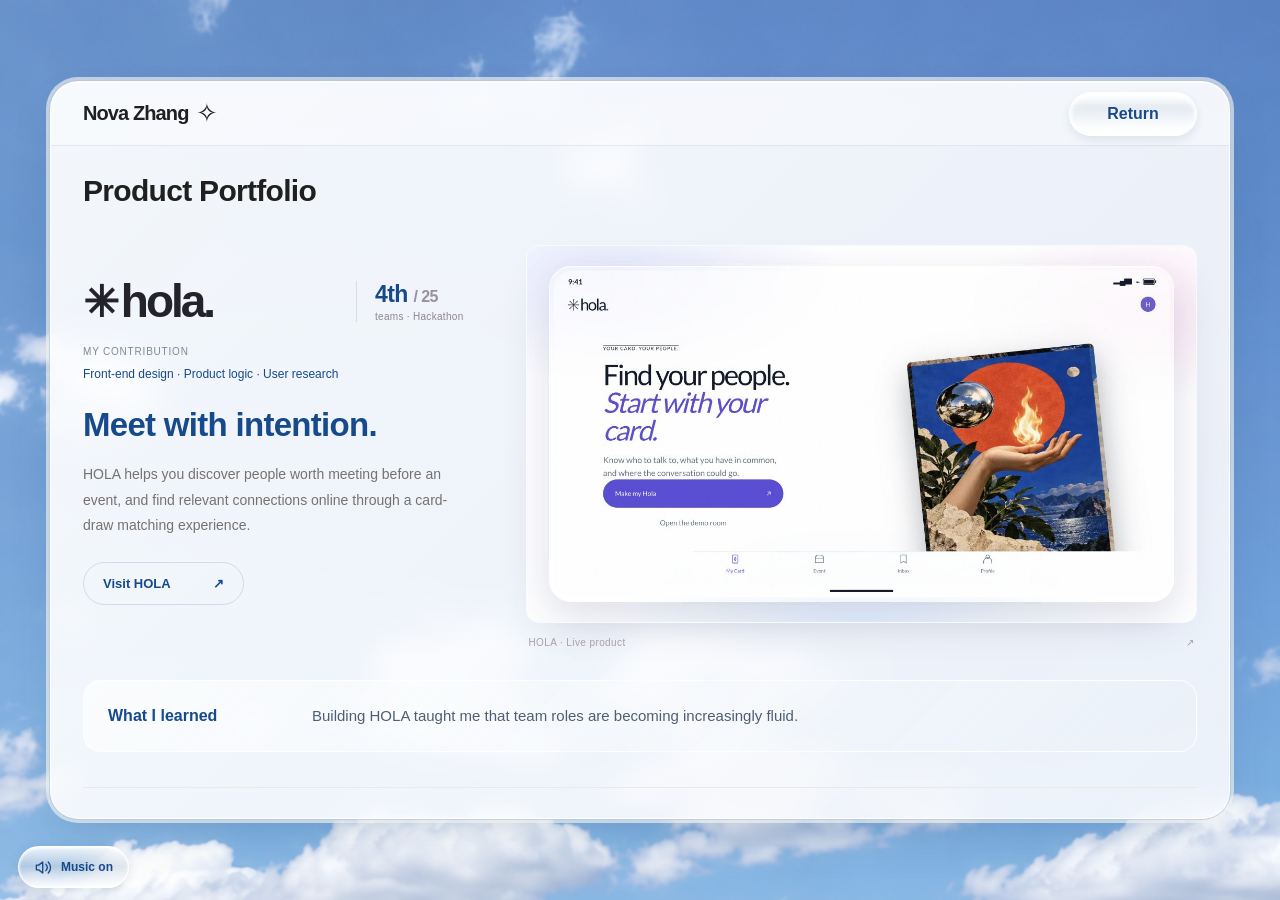
<file: portfolio.html>
<!doctype html>
<html lang="en">
<head>
  <meta charset="UTF-8"><meta name="viewport" content="width=device-width,initial-scale=1,viewport-fit=cover">
  <meta name="description" content="HOLA — Nova Zhang’s hackathon networking product, placed fourth out of 25 teams.">
  <title>Product Portfolio — Nova Zhang</title>
  <link rel="stylesheet" href="portfolio.css?v=personal-reflections">
<link rel="stylesheet" href="inner-pages.css?v=touch-polish-1"><link rel="stylesheet" href="sky-motion.css?v=stable-panels-1"><link rel="stylesheet" href="typography.css?v=reading-hierarchy"><link rel="stylesheet" href="music.css?v=1">
<!-- Social sharing -->
<link rel="canonical" href="https://shanminyuan.github.io/iamnovazzz/portfolio.html">
<meta property="og:type" content="website">
<meta property="og:site_name" content="Nova Zhang">
<meta property="og:locale" content="en_GB">
<meta property="og:title" content="Product Portfolio — Nova Zhang">
<meta property="og:description" content="HOLA — Nova Zhang’s hackathon networking product, placed fourth out of 25 teams.">
<meta property="og:url" content="https://shanminyuan.github.io/iamnovazzz/portfolio.html">
<meta property="og:image" content="https://shanminyuan.github.io/iamnovazzz/assets/social-cover-v1.png">
<meta property="og:image:secure_url" content="https://shanminyuan.github.io/iamnovazzz/assets/social-cover-v1.png">
<meta property="og:image:type" content="image/png">
<meta property="og:image:width" content="1054">
<meta property="og:image:height" content="658">
<meta property="og:image:alt" content="A silver keepsake tin embossed with Nova Zhang, against a blue sky.">
<meta name="twitter:card" content="summary_large_image">
<meta name="twitter:title" content="Product Portfolio — Nova Zhang">
<meta name="twitter:description" content="HOLA — Nova Zhang’s hackathon networking product, placed fourth out of 25 teams.">
<meta name="twitter:image" content="https://shanminyuan.github.io/iamnovazzz/assets/social-cover-v1.png">
<meta name="twitter:image:alt" content="Nova Zhang’s silver keepsake tin under a blue sky.">
<!-- /Social sharing -->
</head>
<body class="inner-page page-portfolio"><script src="panels.js?v=stable-panels-1"></script><script src="navigation.js?v=touch-polish-1"></script><script src="music.js?v=stable-panels-1"></script><div class="page-frame">
  <header class="header">
    <a class="wordmark" href="./?open=1" aria-label="Nova Zhang, home">Nova Zhang<span aria-hidden="true">✧</span></a>
    <nav aria-label="Return to the tin"><a class="return-link" href="./?open=1">Return</a></nav>
  </header>
  <main>
    <h1>Product Portfolio</h1>
    <article class="project" aria-labelledby="hola-title">
      <div class="project-intro">
        <div class="project-brand"><h2 id="hola-title"><span aria-hidden="true">✳</span> hola.</h2><p class="award"><strong>4th <span>/ 25</span></strong><span>teams · Hackathon</span></p></div>
        <p class="contribution-brief"><span>My contribution</span>Front-end design · Product logic · User research</p>
        <p class="lead">Meet with intention.</p>
        <p class="summary">HOLA helps you discover people worth meeting before an event, and find relevant connections online through a card-draw matching experience.</p>
        <a class="visit" href="https://holanew.vercel.app/" target="_blank" rel="noopener noreferrer">Visit HOLA <span aria-hidden="true">↗</span></a>
      </div>
      <a class="project-preview" href="https://holanew.vercel.app/" target="_blank" rel="noopener noreferrer" aria-label="Open the live HOLA product"><img src="assets/portfolio/hola-landing.png" alt="The live HOLA interface, with its Find your people headline and illustrated profile card" width="1280" height="720" fetchpriority="high"><span class="preview-caption">HOLA · Live product <span aria-hidden="true">↗</span></span></a>
      <section class="project-takeaway" aria-labelledby="takeaway-title"><h3 id="takeaway-title">What I learned</h3><p>Building HOLA taught me that team roles are becoming increasingly fluid.</p></section>
      <div class="product-story">
        <section class="scenario" aria-labelledby="in-person-title"><span class="index" aria-hidden="true">01</span><div><h3 id="in-person-title">Before you arrive</h3><p>Discover people you could meet at an in-person event. Know which conversations matter to you and what you hope to gain, so the event has a clearer baseline of value before you walk in.</p></div></section>
        <section class="scenario" aria-labelledby="online-title"><span class="index" aria-hidden="true">02</span><div><h3 id="online-title">Connections, by the draw</h3><p>Online, use a card-draw experience to discover people matched to your needs — a playful way to find a relevant connection and start a conversation.</p></div></section>
      </div>
    </article>
  </main></div>
</body>
</html>
</file>
<file: style.css>
*{box-sizing:border-box}
html,body{margin:0;width:100%;height:100%;overflow:hidden}
body{background:#82afe0;font-family:Arial,Helvetica,sans-serif}
main{height:100%;display:grid;place-items:center;position:relative;isolation:isolate}
.sky{position:absolute;inset:0;z-index:-1;background:url('assets/1-82.png') center/cover}
.scene{position:absolute;width:816px;height:974px;flex-shrink:0;transform:scale(var(--scale,.65));perspective:2000px;perspective-origin:50% 50%;transform-style:preserve-3d;--motion-duration:1200ms;--motion-easing:cubic-bezier(.38,0,.2,1)}
/* The base and both faces of the lid travel together around one hinge. */
.composition{position:absolute;inset:0;transform-origin:50% 715px;transform:translate3d(0,-222px,0) scale(.98,.935);transform-style:preserve-3d;transition:transform var(--motion-duration) var(--motion-easing)}
.half{position:absolute;background:url('assets/tin-open-v2.png') 0 0/816px 974px no-repeat}
.lower{inset:0;z-index:1;clip-path:path('M162 480 H657 C731 480 779 535 779 608 V822 C779 896 730 949 657 949 H162 C88 949 35 896 35 822 V608 C35 535 88 480 162 480 Z');opacity:0;transition:opacity 140ms ease 1060ms}
.tin-top{position:absolute;left:38px;top:32px;width:741px;height:451px;z-index:2;transform-origin:50% 100%;transform:rotateX(-180deg);transform-style:preserve-3d;transition:transform var(--motion-duration) var(--motion-easing)}
.upper{left:-38px;top:-32px;width:816px;height:974px;clip-path:path('M162 32 H657 C730 32 779 90 779 164 V354 C779 428 731 483 657 483 H162 C88 483 38 428 38 354 V164 C38 90 88 32 162 32 Z');backface-visibility:hidden;-webkit-backface-visibility:hidden}
.lid{position:absolute;inset:0;width:100%;height:100%;border:0;background:transparent;padding:0;cursor:pointer;transform:rotateX(180deg);transform-origin:50% 50%;backface-visibility:hidden;-webkit-backface-visibility:hidden}
.lid svg{display:block;width:100%;height:100%;pointer-events:none}
.scene.open .composition{transform:translate3d(0,0,0) scale(1)}
.scene.open .tin-top{transform:rotateX(0)}
.scene.open .lower{opacity:1;transition-delay:0ms}
.scene.open .lid{pointer-events:none}
.scene.is-animating .composition,.scene.is-animating .tin-top{will-change:transform}
.scene.no-motion .composition,.scene.no-motion .tin-top,.scene.no-motion .lower{transition:none!important}
.toggle{z-index:5;position:fixed;bottom:max(12px,env(safe-area-inset-bottom));right:18px;min-height:42px;border:1px solid #fffb;background:#ffffffa0;backdrop-filter:blur(12px);color:#254368;padding:10px 17px;border-radius:30px;font-size:12px;letter-spacing:1px;cursor:pointer;transition:background .2s}
.toggle:hover{background:#ffffffe0}.toggle span{margin-left:10px}
.lid:focus-visible,.toggle:focus-visible{outline:2px solid #244a6c;outline-offset:5px}
.sr-only{position:absolute;width:1px;height:1px;overflow:hidden;clip-path:inset(50%)}
@media(prefers-reduced-motion:reduce){*{transition-duration:.01ms!important;transition-delay:0s!important}}
/* Contour-clipped copies preserve the reference composition and make each item interactive. */
.hotspots{position:absolute;inset:0;opacity:0;pointer-events:none;transition:opacity .3s}.scene.open.is-settled .hotspots{opacity:1;transition-delay:0s}.item-link{position:absolute;padding:0;border:0;background:none;pointer-events:none;cursor:pointer;transform-origin:center;outline:none;isolation:isolate;transition:transform .28s cubic-bezier(.2,.8,.2,1),filter .28s;filter:drop-shadow(0 0 0 transparent)}.item-link svg{width:100%;height:100%;display:block;overflow:visible;opacity:0;transition:opacity .22s}.scene.open.is-settled .item-link svg image{pointer-events:visiblePainted}.item-link:hover,.item-link:focus-visible,.item-link.clicked{z-index:3;filter:drop-shadow(0 0 2px #fff) drop-shadow(0 0 7px #ffffffb3);transform:translateY(-3px) rotate(-.65deg) scale(1.012)}.item-portfolio:hover,.item-portfolio:focus-visible{transform:translateY(-3px) rotate(.6deg) scale(1.012)}.item-link:hover svg,.item-link:focus-visible svg,.item-link.clicked svg{opacity:1}.item-link:active{transform:translateY(-1px) scale(.99);filter:drop-shadow(0 0 4px #fff) drop-shadow(0 0 10px #ffffffc0)}.item-label{position:absolute;left:50%;bottom:100%;white-space:nowrap;padding:9px 15px;border-radius:22px;background:#fffffff0;color:#3d5367;font:16px Georgia,serif;box-shadow:0 3px 14px #21406424;opacity:0;transform:translate(-50%,5px);transition:opacity .2s,transform .2s;pointer-events:none;filter:none}.item-link:hover .item-label,.item-link:focus-visible .item-label,.item-link.clicked .item-label{opacity:1;transform:translate(-50%,-9px)}.item-contact .item-label{left:45%}@media(prefers-reduced-motion:reduce){.item-link:hover,.item-link:focus-visible,.item-link:active{transform:none!important}.item-link{transition:none!important}}

/* One soft, staggered reflection after the lid has finished opening. */
.glint-sheen{opacity:0;pointer-events:none;transform-box:fill-box;transform-origin:center}
.scene.open.is-settled .item-link.reveal-glint svg:not(.object-base){animation:treasure-glint 1050ms ease-in-out var(--glint-delay,0ms) 1 both}
.scene.open.is-settled .reveal-glint .glint-sheen{animation:treasure-sheen 1050ms ease-in-out var(--glint-delay,0ms) 1 both}
@keyframes treasure-glint{
 0%,100%{opacity:0;filter:brightness(1) drop-shadow(0 0 0 #ffffff00)}
 18%{opacity:.6;filter:brightness(1.04) drop-shadow(0 0 3px #ffffff70)}
 40%{opacity:1;filter:brightness(1.12) drop-shadow(0 0 3px #fff) drop-shadow(0 0 11px #ffffffc0)}
 72%{opacity:.65;filter:brightness(1.04) drop-shadow(0 0 6px #ffffff70)}
}
@keyframes treasure-sheen{
 0%,12%{opacity:0;transform:translateX(-120%) skewX(-16deg)}
 38%,58%{opacity:.7}
 88%,100%{opacity:0;transform:translateX(120%) skewX(-16deg)}
}
@media(prefers-reduced-motion:reduce){.reveal-glint svg,.reveal-glint .glint-sheen{animation:none!important}}

/* Stable cutouts and clean backgrounds let these objects lift as a single layer. */
.layered-object > svg{position:absolute;inset:0;z-index:1}
.item-link svg.object-base{z-index:0;opacity:1;transition:none;animation:none}
.item-link svg.object-base image{pointer-events:none!important}
.object-underlay{position:absolute;display:block;overflow:visible;opacity:0;pointer-events:none}
.scene.open.is-settled.cutouts-ready .object-underlay{opacity:1}
.scene:not(.cutouts-ready) .item-link:is(.item-experience,.item-reading):is(:hover,:focus-visible,.clicked,:active){transform:none}

/* A flat resting cover avoids nested 180-degree backfaces in mobile WebViews. */
main{height:100%;height:100svh}
.closed-cover{
 position:absolute;left:50%;top:50%;z-index:4;
 width:min(89vw,74.56vh);width:min(89vw,74.56svh);
 aspect-ratio:726.18 / 421.685;
 padding:0;border:0;background:transparent;cursor:pointer;
 transform:translate(-50%,-50%);-webkit-tap-highlight-color:transparent;
}
.closed-cover svg{display:block;width:100%;height:100%;pointer-events:none}
.closed-cover:focus-visible{outline:2px solid #244a6c;outline-offset:5px;border-radius:16%}
.scene:not(.open):not(.is-animating) .composition{visibility:hidden}
.scene.open ~ .closed-cover,.scene.is-animating ~ .closed-cover{visibility:hidden;pointer-events:none}

/* Touch keeps the complete reference image underneath every interactive contour. */
.scene.touch-layout .object-underlay,.scene.touch-layout .object-base{display:none!important}
.scene.touch-layout .item-link:hover{transform:none;filter:none}
.scene.touch-layout .item-link:hover>svg{opacity:0}
.scene.touch-layout .item-link:hover .item-label{opacity:0}
.scene.touch-layout.open.is-settled .item-link{pointer-events:auto;touch-action:manipulation}
.scene.touch-layout .item-link:active>svg{opacity:.55}
.scene.touch-layout .item-link:active{transform:none;filter:drop-shadow(0 0 6px #fff)}
.scene.touch-layout{--motion-duration:900ms;--motion-easing:cubic-bezier(.32,0,.2,1)}
.scene.touch-layout .lower{transition-delay:760ms}
.scene.touch-layout.open .lower{transition-delay:0ms}
.scene.touch-layout .hotspots{transition:none}
.scene.is-animating .hotspots{visibility:hidden}
.toggle:disabled{cursor:default}
@media(max-width:760px),(any-pointer:coarse){
 .toggle{min-height:48px;bottom:max(14px,env(safe-area-inset-bottom));right:max(14px,env(safe-area-inset-right));touch-action:manipulation}
 .scene{--motion-duration:900ms}
}

html[data-nova-open="true"] .scene .composition{transform:translate3d(0,0,0) scale(1);visibility:visible;transition:none}
html[data-nova-open="true"] .scene .tin-top{transform:rotateX(0);transition:none}
html[data-nova-open="true"] .scene .lower{opacity:1;transition:none}
html[data-nova-open="true"] .closed-cover{visibility:hidden;pointer-events:none}

.scene.is-preparing ~ .closed-cover{visibility:visible;pointer-events:none}
</file>
<file: sky-motion.css>
/* Legacy selectors also cover a page opened before the persistent navigation update. */
.sky,body.inner-page::before,.site-sky{
 inset:-6vh -10vw;
 background:#82afe0 url('assets/1-82.png') center/cover no-repeat;
 pointer-events:none;
 transform:translate3d(-5vw,1vh,0);
 animation:sky-drift 19s ease-in-out -6s infinite alternate;
 will-change:transform;
}
.site-sky{position:fixed;z-index:-1}
html.persistent-sky{background:#82afe0!important}
.persistent-sky body{background:transparent!important;isolation:isolate}
.persistent-sky .sky,.persistent-sky body.inner-page::before{display:none!important}
@keyframes sky-drift{
 from{transform:translate3d(-5vw,1vh,0)}
 to{transform:translate3d(5vw,-1vh,0)}
}
@media(prefers-reduced-motion:reduce){
 .sky,body.inner-page::before,.site-sky{animation:none;transform:none;will-change:auto}
}

/* Keep navigation controls responsive without browser tap flashes. */
button,a{-webkit-tap-highlight-color:transparent;touch-action:manipulation}
.nova-route-notice{position:fixed;left:50%;bottom:78px;transform:translateX(-50%);z-index:200;width:max-content;max-width:85vw;padding:12px 20px;border:1px solid #fff;border-radius:24px;background:#f5f9ff;color:#164a8b;font:14px/1.5 Arial,sans-serif;box-shadow:0 6px 24px #23486b25}
body[aria-busy="true"]{cursor:progress}
@media(max-width:760px),(any-pointer:coarse){
 .site-music{min-height:46px;min-width:46px}
 .site-music:hover{transform:none}
}

/* Touch navigation keeps separate, fully styled page surfaces alive. */
.nova-panel{position:fixed;inset:0;width:100%;height:100%;height:100svh;border:0;background:transparent;z-index:20;opacity:0;visibility:hidden;pointer-events:none;transition:opacity 180ms ease,visibility 0s 180ms;color-scheme:light}
.nova-panel.nova-panel-current{opacity:1;visibility:visible;pointer-events:auto;transition-delay:0s}
.nova-panel-host .nova-base{transition:opacity 180ms ease;opacity:1}
.nova-panel-host .nova-base-away{opacity:0;pointer-events:none}
html.nova-embedded,html.nova-embedded body{background:transparent!important;zoom:1!important}
.nova-embedded .sky,.nova-embedded body.inner-page::before{display:none!important}
.nova-embedded body{isolation:isolate}
@media(prefers-reduced-motion:reduce){.nova-panel,.nova-panel-host .nova-base{transition:none!important}}
</file>
<file: typography.css>
/* One font family, with a clear distinction between headings and reading text. */
:root{--site-font:Arial,Helvetica,sans-serif}
body,body *,body ::before,body ::after{font-family:var(--site-font)!important;font-style:normal!important}
body{font-weight:400!important}
h1,h2,h3,.wordmark,strong,.lead{font-weight:700!important}
.return-link,.visit,.toggle,.item-label,.difficulty-score{font-weight:600!important}
.summary,.description,.scenario p,.author,.dates,.preview-caption,.interests-heading p,.gallery-footer,.reflection-copy,.project-takeaway p{font-weight:400!important}
.page-contact .contact-item h2{font-weight:400!important}
</file>
<file: music.css>
.site-music{position:fixed;z-index:100;left:18px;bottom:max(12px,env(safe-area-inset-bottom));min-height:42px;display:inline-flex;align-items:center;justify-content:center;gap:8px;padding:10px 15px;border:1px solid #ffffffed;border-radius:999px;color:#164a8b;background:linear-gradient(180deg,#ffffffd9,#c5d1de77 48%,#ffffffe0);box-shadow:0 3px 12px #23486b20,inset 0 1px 3px #fff;-webkit-backdrop-filter:blur(14px);backdrop-filter:blur(14px);cursor:pointer;font:600 12px/1.2 Arial,Helvetica,sans-serif;transition:transform .2s,background .2s}
.site-music:hover{transform:translateY(-2px);background:#ffffffe8}.site-music:focus-visible{outline:2px solid #164a8b;outline-offset:4px}.site-music svg{width:19px;height:19px;fill:none;stroke:currentColor;stroke-width:1.7;stroke-linecap:round;stroke-linejoin:round;flex-shrink:0}.site-music .music-waves{display:none}.site-music.is-playing .music-waves{display:block}.site-music.is-playing .music-slash{display:none}
@media(max-width:600px){.site-music{left:12px;width:44px;padding:10px}.site-music-label{position:absolute;width:1px;height:1px;clip-path:inset(50%);overflow:hidden;white-space:nowrap}.toggle{max-width:calc(100vw - 86px);font-size:11px;letter-spacing:.4px}}
@media(prefers-reduced-motion:reduce){.site-music{transition:none}.site-music:hover{transform:none}}
</file>
<file: touch-navigation.css>
/* Permanent, contour-aligned discovery hints for touch layouts. */
.scene .touch-entry-labels{display:none}
.scene.touch-layout .touch-entry-labels{display:block;position:absolute;inset:0;z-index:6;pointer-events:none;opacity:0;visibility:hidden}
.scene.touch-layout.open.is-settled .touch-entry-labels{opacity:1;visibility:visible}
.scene.touch-layout .touch-entry-tag{position:absolute;left:var(--entry-x);top:var(--entry-y);transform:translate(-50%,-50%) scale(var(--entry-inverse,1));transform-origin:center;display:inline-flex;align-items:center;justify-content:center;gap:1.5px;width:max-content;min-height:15px;padding:2px 4px;margin:0;border:1px solid #fffffff0;border-radius:999px;background:linear-gradient(170deg,#fffffff2,#edf5ffb8 60%,#ffffffde);color:#254e77;font:600 8px/1.2 Arial,sans-serif;letter-spacing:0;white-space:nowrap;box-shadow:0 2px 7px #18395320,inset 0 1px 1px #fff;-webkit-backdrop-filter:blur(7px);backdrop-filter:blur(7px);pointer-events:auto;cursor:pointer;touch-action:manipulation;-webkit-tap-highlight-color:transparent}
.scene.touch-layout .touch-entry-tag::after{content:"";position:absolute;inset:-14.5px -7px}
.scene.touch-layout .touch-entry-arrow{color:#5a7893;font-size:8px;font-weight:400}
.scene.touch-layout .touch-entry-tag:active{background:#fff;box-shadow:inset 0 1px 4px #50719925}
.scene.touch-layout .touch-entry-tag:focus-visible{outline:2px solid #164a8b;outline-offset:3px}
.scene.touch-layout.open.is-settled .item-link{transform:none!important;filter:none!important}
.scene.touch-layout.open.is-settled .item-link>svg:not(.object-base){opacity:1!important;animation:none!important;filter:drop-shadow(0 0 2px #fff) drop-shadow(0 0 9px #ffffffed);transition:none}
.scene.touch-layout .item-label{display:none!important}
.scene.touch-layout.open.is-settled .glint-sheen{display:none}
@media(min-width:600px){
 .scene.touch-layout .touch-entry-tag{min-height:26px;padding:5px 9px;font-size:11.5px;gap:4px}
 .scene.touch-layout .touch-entry-arrow{font-size:11px}
 .scene.touch-layout .touch-entry-tag::after{inset:-9px -2px}
}
</file>
<file: books.css>
*{box-sizing:border-box}html{background:#fff;color:#202020}body{margin:0;-webkit-font-smoothing:antialiased}a{color:inherit}.header{height:80px;padding:0 5%;display:flex;align-items:center;justify-content:space-between;border-bottom:1px solid #ededed;font-family:Arial,Helvetica,sans-serif}.wordmark{font-size:25px;font-weight:700;letter-spacing:-1.2px;display:flex;align-items:center;gap:10px;text-decoration:none}.wordmark span{font-size:31px;font-weight:400}nav{display:flex;gap:35px;font-size:14px}nav a{padding:12px 0;text-decoration:none}nav a[aria-current]{text-decoration:underline;text-underline-offset:7px;text-decoration-thickness:1px}
main{width:min(1152px,94%);margin:auto;padding:28px 0 24px}h1{font:400 30px/1.15 Georgia,'Times New Roman',serif;letter-spacing:-.8px;margin:0 0 32px}.book-grid{display:grid;grid-template-columns:repeat(4,minmax(0,1fr));gap:28px;align-items:start;padding:14px 12px 80px}.book-entry{text-align:center;min-width:0;--depth:24px}.book-stage{display:block;width:100%;height:clamp(132px,min(20vw,calc(100svh - 540px)),280px);position:relative;border:0;padding:0;margin:0 0 26px;background:transparent;cursor:pointer;perspective:1200px;isolation:isolate}.book{display:inline-block;position:relative;height:100%;aspect-ratio:var(--ratio);transform-style:preserve-3d;transform:rotateX(-7deg) rotateY(-24deg) rotateZ(-1deg);transition:transform .65s cubic-bezier(.2,.75,.2,1)}.book-front,.book-back{position:absolute;inset:0;backface-visibility:hidden;background:var(--binding);border-radius:1px 3px 3px 1px}.book-front{transform:translateZ(12px);box-shadow:inset 0 0 0 1px #0002}.book-front img{width:100%;height:100%;display:block;object-fit:fill;border-radius:inherit;user-select:none}.book-front:after{content:"";position:absolute;inset:0;background:linear-gradient(90deg,#0004 0,transparent 2%,#ffffff25 4%,#00000020 5%,transparent 8%,transparent 85%,#ffffff0f 100%);box-shadow:inset -1px 0 1px #0004;pointer-events:none}.book-back{transform:rotateY(180deg) translateZ(12px);box-shadow:0 0 1px #0005}.book-spine{position:absolute;left:0;top:0;width:24px;height:100%;transform-origin:left center;transform:translateZ(-12px) rotateY(-90deg);background:linear-gradient(90deg,#0004,transparent 30%,#fff3 70%,#0003),var(--binding);display:flex;align-items:center;justify-content:center;overflow:hidden}.book-spine span{writing-mode:vertical-rl;font:11px/1.1 Georgia,serif;letter-spacing:.4px;color:#837459;white-space:nowrap}.book-pages{position:absolute;left:100%;top:2px;width:22px;height:calc(100% - 4px);transform-origin:left center;transform:translateZ(11px) rotateY(90deg);background:repeating-linear-gradient(90deg,#f2eee4 0px,#f2eee4 1px,#d4cfc2 1px,#ebe6d9 2px);box-shadow:inset 0 0 5px #0002}.book-top,.book-bottom{position:absolute;left:1px;width:calc(100% - 2px);height:22px;transform-origin:center top;background:repeating-linear-gradient(0deg,#eeeade 0,#eeeade 1px,#d7d1c5 1px,#ede7db 2px)}.book-top{top:1px;transform:translateZ(-11px) rotateX(90deg)}.book-bottom{top:calc(100% - 1px);transform:translateZ(11px) rotateX(-90deg)}.ground-shadow{position:absolute;bottom:-18px;left:16%;width:76%;height:20px;background:#25211a42;filter:blur(12px);border-radius:50%;transform:skewX(-20deg);transition:opacity .65s,transform .65s;z-index:-1}.book-entry.is-active .book{transform:translateY(-14px) rotateX(-4deg) rotateY(-9deg) rotateZ(0)}.book-entry.is-active .ground-shadow{opacity:.55;transform:translateY(5px) scale(.9)}h2{font:400 18px/1.2 Georgia,'Times New Roman',serif;color:var(--accent, #164A8B);margin:0 0 9px;min-height:2.4em;letter-spacing:-.3px}.author{font:13px/1.45 Arial,Helvetica,sans-serif;color:#85817d;margin:0}.insight{font:italic 16px/1.5 Georgia,'Times New Roman',serif;color:var(--accent, #164A8B);margin:16px auto 0;padding:14px 0 0;border-top:1px solid #DBE4EF;max-width:290px;opacity:0;transform:translateY(8px);transition:opacity .35s,transform .35s;pointer-events:none;text-wrap:pretty}.book-entry.is-active .insight{opacity:1;transform:translateY(0)}[hidden]{display:none!important}a:focus-visible,.book-stage:focus-visible,.book-grid:focus-visible{outline:2px solid var(--accent-focus, #89A9CF);outline-offset:8px;border-radius:2px}
@media(max-width:900px) and (min-width:561px){.book-grid{gap:18px;padding-left:7px;padding-right:7px}.book-entry{--depth:20px}h2{font-size:16px;min-height:3.6em}.author{font-size:11px}.insight{font-size:15px}.ground-shadow{height:14px;filter:blur(8px)}}
@media(max-width:700px){.header{height:72px;padding:0 5%}.wordmark{font-size:21px;gap:6px}.wordmark span{font-size:26px}nav{gap:20px;font-size:13px}main{padding-top:24px}h1{font-size:30px;margin-bottom:48px}}
@media(max-width:560px){.book-grid{grid-template-columns:repeat(4,240px);overflow-x:auto;scroll-snap-type:x proximity;gap:20px;padding:25px 20px 75px;scrollbar-width:thin;scrollbar-color:#89A9CF #EDF3FA}.book-entry{scroll-snap-align:center}.book-stage{height:clamp(180px,calc(100svh - 430px),232px)}h2{font-size:21px;min-height:2.4em}.author{font-size:13px}.insight{font-size:17px}h1{margin-bottom:24px}}
@media(max-width:420px){.header{padding:0 4%}.wordmark{font-size:18px}.wordmark span{font-size:21px}nav{gap:13px;font-size:12px}}
@media(prefers-reduced-motion:reduce){*{transition:none!important}.book-entry.is-active .book{transform:rotateX(-7deg) rotateY(-24deg) rotateZ(-1deg)}}

.insight{overflow-wrap:break-word}

/* Let the takeaway breathe beyond a narrow book column. */
.book-entry{position:relative}
.book-grid{padding-bottom:170px}
.insight{position:absolute;top:100%;left:50%;width:clamp(240px,22vw,300px);max-width:85vw;transform:translate(-50%,8px);z-index:2}
.book-entry.is-active .insight{transform:translate(-50%,0)}
.book-entry:first-child .insight{left:0;transform:translateY(8px)}
.book-entry:last-child .insight{left:auto;right:0;transform:translateY(8px)}
.book-entry:first-child.is-active .insight,.book-entry:last-child.is-active .insight{transform:translateY(0)}
@media(max-width:700px){h1{margin-bottom:24px}}
@media(max-width:560px){.insight{width:230px;max-width:100%}.book-grid{padding-bottom:200px}}

@media(max-width:480px){.header{height:auto;min-height:76px;flex-wrap:wrap;gap:12px;padding-top:12px;padding-bottom:12px}nav{gap:14px;font-size:12px}}
</file>
<file: inner-pages.css>
:root{--accent:#164A8B;--accent-focus:#89A9CF;--accent-muted:#84A3C7;--accent-border:#CFDAEB;--accent-soft:#EEF4FB}
/* One outer frame across all inner pages; each page keeps its own content geometry. */
html:has(body.inner-page){background:#8ab5e0;zoom:1}
body.inner-page{margin:0;min-height:100svh;padding:24px;display:grid;place-items:center;overflow:hidden;isolation:isolate}
body.inner-page:before{content:"";position:fixed;inset:0;z-index:-1;background:#8ab5e0 url('assets/1-82.png') center/cover no-repeat;pointer-events:none}
.inner-page .page-frame{width:min(1180px,calc(100vw - 48px),calc((100svh - 48px)*1.6));aspect-ratio:8/5;min-width:0;min-height:0;display:flex;flex-direction:column;overflow:hidden;border:1px solid #ffffffed;border-radius:28px;background:linear-gradient(135deg,#ffffffeb,#f6f8fce8);box-shadow:0 0 0 1px #b8c4d1aa,0 0 0 4px #eef1f2a8,0 22px 55px -20px #183e704d,inset 0 1px 0 #fff;backdrop-filter:blur(12px)}
.inner-page .page-frame>.header{width:100%;height:64px;min-height:64px;margin:0;padding:0 32px;flex-shrink:0;display:flex;align-items:center;justify-content:space-between;gap:20px;border:0;border-bottom:1px solid #cbd4df7a;background:#ffffff59;box-shadow:none;font-family:Arial,Helvetica,sans-serif}
.inner-page .wordmark{font-size:20px;gap:8px;letter-spacing:-.9px;text-decoration:none}
.inner-page .wordmark span{font-size:26px}
.inner-page nav{display:flex;gap:24px;font:12px/1.3 Arial,Helvetica,sans-serif}
.inner-page nav a{text-decoration:none;padding:10px 0;color:#504c55;white-space:nowrap}
.inner-page nav a[aria-current]{color:var(--accent, #164A8B);text-decoration:underline;text-underline-offset:7px;text-decoration-thickness:1px}
.inner-page .page-frame>main{flex:1;min-height:0;width:100%;max-width:none;height:auto;margin:0;padding:28px 32px 36px;overflow-x:hidden;overflow-y:auto;scrollbar-width:thin;scrollbar-color:#b3bdca #ffffff00;overscroll-behavior-y:contain}
.inner-page .page-frame>main::-webkit-scrollbar{width:5px}
.inner-page .page-frame>main::-webkit-scrollbar-thumb{background:#b3bdca;border-radius:5px}
.page-experience .page-frame>main{padding:0 0 20px}
.experience-content{zoom:.8}
.page-experience .heading-row{padding-top:27px}
.page-experience .gallery-footer{padding-bottom:6px}
.page-contact .page-frame>main{min-height:0;gap:48px;padding:32px 56px;align-content:center}
.page-contact .portrait img{max-width:100%;height:auto}
.page-contact .details{padding-bottom:0}
.page-books .book-grid{padding-bottom:156px}
.page-portfolio .project-preview img{border-color:#fff9}
@media(max-width:760px){
 body.inner-page{padding:14px}
 .inner-page .page-frame{width:calc(100vw - 28px);height:calc(100svh - 28px);aspect-ratio:auto;border-radius:23px}
 .inner-page .page-frame>.header{padding:14px 20px;min-height:68px;height:auto;gap:10px;flex-wrap:wrap}
 .inner-page .wordmark{font-size:19px}
 .inner-page .wordmark span{font-size:24px}
 .inner-page nav{gap:17px;font-size:11px}
 .inner-page .page-frame>main{padding:24px 22px 30px}
 .page-experience .page-frame>main{padding:0 0 18px}
 .page-contact .page-frame>main{padding:24px 28px 40px;gap:32px;align-content:start}
}
@media(max-width:480px){
 .inner-page .page-frame>.header{gap:8px;padding:12px 18px}
 .inner-page nav{width:100%;justify-content:space-between;gap:10px}
 .inner-page .page-frame>main{padding-left:18px;padding-right:18px}
 .page-experience .page-frame>main{padding-left:0;padding-right:0}
 .page-contact .page-frame>main{padding:22px 24px 36px}
}

/* Keep the tin as the single place to explore the four sections. */
.inner-page nav .return-link{
 display:inline-flex;align-items:center;justify-content:center;min-width:128px;min-height:44px;padding:10px 28px;
 position:relative;isolation:isolate;border:1px solid #ffffffed;border-radius:999px;color:var(--accent);
 font:500 16px/1.2 Arial,Helvetica,sans-serif;text-align:center;text-decoration:none;
 background:linear-gradient(180deg,#ffffffd9 0%,#acbdcd52 30%,#c5d1de47 49%,#ffffffb8 83%,#ffffffd9 100%);
 box-shadow:0 4px 10px #23486b1c,inset 0 2px 3px #fff,inset 0 -2px 5px #ffffffd9,inset 0 7px 10px #ffffff66;
 -webkit-backdrop-filter:blur(14px) saturate(1.4);backdrop-filter:blur(14px) saturate(1.4);
 text-shadow:0 1px 1px #ffffffd9;transition:transform .2s,box-shadow .2s;
}
.inner-page nav .return-link::before{content:"";position:absolute;inset:2px;z-index:-1;pointer-events:none;border-radius:inherit;border-top:1px solid #ffffffd9;background:linear-gradient(180deg,#ffffff70,transparent 42%)}
.inner-page nav .return-link:hover{text-decoration:none;transform:translateY(-1px);box-shadow:0 6px 14px #23486b26,inset 0 2px 4px #fff,inset 0 -2px 6px #fff,inset 0 7px 10px #ffffff80}
.inner-page nav .return-link:active{transform:translateY(0) scale(.98)}
.inner-page nav .return-link:focus-visible{outline:2px solid var(--accent);outline-offset:4px;border-radius:999px}
@media(max-width:480px){.inner-page nav .return-link{min-width:104px;min-height:42px;padding:10px 20px;font-size:14px}}
@media(prefers-reduced-motion:reduce){.inner-page nav .return-link{transition:none}.inner-page nav .return-link:hover,.inner-page nav .return-link:active{transform:none}}
@media(max-width:480px){.inner-page nav{width:auto;margin-left:auto;justify-content:flex-end}}

/* Portrait tablets need reading space rather than a short desktop-shaped window. */
@media(min-width:761px) and (max-width:1180px) and (orientation:portrait){
 body.inner-page{padding:24px}
 .inner-page .page-frame{width:calc(100vw - 48px);height:calc(100svh - 48px);aspect-ratio:auto}
 .page-contact .page-frame>main{gap:30px;padding:36px}
 .page-books .book-stage{height:clamp(170px,23vw,245px)}
 .page-portfolio .project{grid-template-columns:1fr;gap:28px}
 .page-portfolio .project-preview{max-width:660px}
 .page-portfolio .product-story{grid-column:1}
}
@media(max-width:760px),(any-pointer:coarse),(max-width:1180px) and (orientation:portrait){
 .inner-page .page-frame{backdrop-filter:none;-webkit-backdrop-filter:none}
 .inner-page .page-frame>main{scroll-padding-bottom:70px;padding-bottom:76px}
 .inner-page nav .return-link{min-height:46px;touch-action:manipulation}
 .page-experience .experience-content{zoom:1}
 .page-experience .controls button{width:44px;height:44px}
 .page-experience .heading-row{align-items:center;flex-wrap:wrap;gap:16px}
 .page-experience h1{font-size:30px}
 .page-experience .experience-card{width:clamp(260px,76vw,340px)}
 .page-books .insight{font-size:15px;line-height:1.55}
 .page-contact .contact-item a{overflow-wrap:anywhere;min-height:44px}
 .page-contact .portrait img{max-height:42svh;object-fit:contain}
}
@media(max-height:540px) and (orientation:landscape){
 body.inner-page{padding:10px}
 .inner-page .page-frame{width:calc(100vw - 20px);height:calc(100svh - 20px);aspect-ratio:auto}
 .inner-page .page-frame>.header{min-height:58px;height:58px;padding:6px 22px}
}
@media(max-width:380px){
 .inner-page .page-frame>.header{padding:10px 12px;gap:4px}
 .inner-page .wordmark{font-size:17px}
 .inner-page nav .return-link{min-width:88px;padding:10px 14px}
}
</file>
<file: contact.css>
*{box-sizing:border-box}
html{background:#fff;color:#171717}
body{margin:0;font-family:Arial,Helvetica,sans-serif;-webkit-font-smoothing:antialiased}
a{color:inherit;text-decoration:none}
.header{height:100px;padding:0 5%;display:flex;align-items:center;justify-content:space-between;border-bottom:1px solid #ededed;box-shadow:0 2px 5px #00000006}
.wordmark{font-size:25px;font-weight:700;letter-spacing:-1.2px;display:flex;align-items:center;gap:10px}
.wordmark span{font-size:31px;font-weight:400}
nav{display:flex;gap:43px;font-size:14px}
nav a{padding:12px 0}
nav a[aria-current]{text-decoration:underline;text-underline-offset:7px;text-decoration-thickness:1px}
main{min-height:calc(100svh - 100px);width:min(1060px,90%);margin:auto;display:grid;grid-template-columns:1fr 1fr;gap:80px;align-items:center;padding:65px 0 100px}
.portrait{display:flex;justify-content:center}
.portrait img{display:block;width:min(100%,452px);height:auto;transform:rotate(-3deg);transition:transform .4s}
.portrait img:hover{transform:rotate(-1deg) translateY(-3px)}
.details{padding-bottom:20px}
h1{font-size:44px;font-weight:500;letter-spacing:-1.8px;line-height:1.1;margin:0 0 53px}
.contact-item+.contact-item{margin-top:35px}
h2{font-size:13px;font-weight:400;color:#737373;margin:0 0 10px}
.contact-item a{font-size:18px;line-height:1.6;display:inline-flex;align-items:baseline;gap:20px;border-bottom:1px solid transparent;transition:border-color .2s}
.contact-item a:hover{border-color:#171717}
.contact-item a span{font-size:18px;transition:transform .2s}
.contact-item a:hover span{transform:translate(2px,-2px)}
a:focus-visible{outline:2px solid #7babc2;outline-offset:6px;border-radius:2px}
@media(min-width:1500px){main{gap:120px}}
@media(max-width:700px){.header{height:78px;padding:0 6%}.wordmark{font-size:21px}.wordmark span{font-size:26px}nav{gap:24px;font-size:13px}main{min-height:calc(100svh - 78px);grid-template-columns:1fr;gap:32px;padding:42px 0 64px;width:88%}.portrait img{width:min(80vw,330px)}.details{width:fit-content;margin:auto;padding:0}h1{font-size:34px;margin-bottom:30px}.contact-item a{font-size:16px;gap:14px}.contact-item+.contact-item{margin-top:24px}}
@media(prefers-reduced-motion:reduce){*{transition:none!important}.portrait img:hover{transform:rotate(-3deg)}.contact-item a:hover span{transform:none}}

@media(max-width:480px){.header{height:auto;min-height:76px;flex-wrap:wrap;gap:12px;padding-top:12px;padding-bottom:12px}nav{gap:14px;font-size:12px}}

/* Keep contact details within the available width. */
.page-contact h1,.page-contact h2{font-weight:700}
.page-contact h1{letter-spacing:-1.5px}
.page-contact .details{min-width:0}
.page-contact .contact-item a{max-width:100%;gap:12px}
@media(max-width:360px){.page-contact .contact-item a{font-size:14px}}
</file>
<file: experience.css>
*{box-sizing:border-box}html{background:#fff;color:#202020}body{margin:0;-webkit-font-smoothing:antialiased;overflow-x:hidden}a{color:inherit}.header{height:80px;padding:0 5%;display:flex;align-items:center;justify-content:space-between;border-bottom:1px solid #ededed;font-family:Arial,Helvetica,sans-serif}.wordmark{font-size:25px;font-weight:700;letter-spacing:-1.2px;display:flex;align-items:center;gap:10px;text-decoration:none}.wordmark span{font-size:31px;font-weight:400}nav{display:flex;gap:30px;font-size:14px}nav a{padding:12px 0;text-decoration:none}nav a[aria-current]{text-decoration:underline;text-underline-offset:7px;text-decoration-thickness:1px}.heading-row{width:min(1380px,90%);margin:0 auto;padding:38px 0 15px;display:flex;align-items:end;justify-content:space-between;gap:20px}h1{font:400 44px/1.1 Georgia,'Times New Roman',serif;letter-spacing:-1px;margin:0}.preview-label{font:11px/1.2 Arial,Helvetica,sans-serif;letter-spacing:1.4px;text-transform:uppercase;color:#7F94AE;margin:0 0 12px}.controls{display:flex;gap:9px;padding-bottom:3px}.controls button{width:42px;height:42px;display:grid;place-items:center;padding:0;border:1px solid var(--accent-border, #CFDAEB);border-radius:50%;background:white;color:var(--accent, #164A8B);font:20px Georgia,serif;cursor:pointer;transition:background .2s,transform .2s}.controls button:hover{background:var(--accent-soft, #EEF4FB);transform:translateY(-2px)}.controls button[aria-pressed=true]{background:var(--accent, #164A8B);color:white;border-color:var(--accent, #164A8B)}.viewport{width:100%;overflow-x:auto;scrollbar-width:none;cursor:grab;touch-action:pan-x pan-y;overscroll-behavior-x:contain;padding:25px 0 32px;outline-offset:-4px}.viewport::-webkit-scrollbar{display:none}.viewport.dragging{cursor:grabbing}.track{display:flex;width:max-content;padding-left:5%}.card-group{display:flex;gap:30px;padding-right:30px;flex-shrink:0}.experience-card{width:clamp(320px,32vw,410px);padding:18px 18px 23px;border:1px solid #e4e1df;border-radius:19px;background:linear-gradient(130deg,#fff,#fdfcfb);box-shadow:0 3px 0 #e4e0dd,0 14px 25px -15px #34302f35;user-select:none;transition:transform .3s,box-shadow .3s;flex-shrink:0}.experience-card:hover{transform:translateY(-5px);box-shadow:0 3px 0 #e4e0dd,0 18px 30px -15px #34302f42}.photo{width:100%;aspect-ratio:1;overflow:hidden;border-radius:7px;background:#f2f2f0;position:relative}.photo img{width:100%;height:100%;object-fit:cover;display:block;pointer-events:none}.image-placeholder{width:100%;height:100%;display:flex;align-items:center;justify-content:center;background:radial-gradient(ellipse at 28% 14%,#ffffffd9,transparent 70%),linear-gradient(140deg,#dedfdf,#f4f3f0 55%,#d4d8db);color:#fbfbfa;font:400 116px/1 Georgia,serif;text-shadow:0 1px 0 #fff,0 2px 4px #7e858a4d;position:relative}.experience-card:nth-child(2n) .image-placeholder{background:radial-gradient(ellipse at 28% 14%,#ffffffd9,transparent 70%),linear-gradient(140deg,#e8e2df,#f6f3ef 55%,#d9d5d3)}.image-placeholder:after{content:'Photo';position:absolute;bottom:16px;left:18px;font:10px Arial,Helvetica,sans-serif;letter-spacing:1.5px;text-transform:uppercase;color:#9a9a98;text-shadow:none}.card-body{padding:20px 4px 0}h2{font:400 27px/1.15 Georgia,'Times New Roman',serif;letter-spacing:-.5px;color:var(--accent, #164A8B);margin:0 0 9px}.role{font:14px/1.5 Arial,Helvetica,sans-serif;color:#6e6865;margin:0}.dates{display:block;font:11px/1.4 Arial,Helvetica,sans-serif;color:#aaa09b;margin-top:14px;letter-spacing:.6px}.description{font:15px/1.6 Georgia,'Times New Roman',serif;color:#675b57;margin:15px 0 0}.card-rule{height:2px;background:linear-gradient(90deg,var(--accent, #164A8B) 0 24%,#e8e3e1 24% 100%);border-radius:2px;margin-top:21px}.gallery-footer{width:min(1380px,90%);margin:0 auto;display:flex;justify-content:space-between;align-items:center;color:#9d9490;font:11px/1.5 Arial,Helvetica,sans-serif;letter-spacing:.2px}.footer-star{font:27px Georgia,serif;color:#b9bfc2}.sr-only{position:absolute;width:1px;height:1px;clip-path:inset(50%);overflow:hidden}a:focus-visible,button:focus-visible,.viewport:focus-visible{outline:2px solid var(--accent-focus, #89A9CF);outline-offset:5px}[hidden]{display:none!important}
@media(max-width:800px){.header{height:72px;padding:0 5%}.wordmark{font-size:21px;gap:6px}.wordmark span{font-size:26px}nav{gap:18px;font-size:13px}.heading-row{padding-top:28px}h1{font-size:38px}.experience-card{width:350px}.card-group{gap:22px;padding-right:22px}.photo{aspect-ratio:1}.controls button{width:38px;height:38px}}
@media(max-width:480px){.header{padding:0 4%;height:auto;min-height:76px;gap:12px;flex-wrap:wrap;padding-top:12px;padding-bottom:12px}.wordmark{font-size:20px}nav{gap:14px;font-size:12px}.heading-row{padding-top:28px}h1{font-size:35px}.controls{gap:6px}.controls button{width:34px;height:34px}.experience-card{width:min(350px,83vw)}.card-body{padding-top:17px}h2{font-size:25px}.role{font-size:13px}.viewport{padding-top:22px}}
@media(prefers-reduced-motion:reduce){*{transition:none!important}.experience-card:hover,.controls button:hover{transform:none}}

.experience-card{display:flex;flex-direction:column}
.photo{flex-shrink:0}
.photo--contain{background:#fff}
.card-body{flex:1;display:flex;flex-direction:column}
.card-body h2{font-size:24px;line-height:1.2}
.card-body .role{margin-bottom:0}
.card-body .card-rule{margin-top:auto}
.card-body .role:last-of-type{padding-bottom:20px}
.card-body .dates{margin-top:-7px;padding-bottom:20px}

.institution-mark{height:100%;width:100%;display:flex;flex-direction:column;align-items:center;justify-content:center;gap:22px;background:radial-gradient(ellipse at 25% 15%,#fff,transparent 75%),linear-gradient(135deg,#e8e5e3,#f6f5f3 60%,#dce0e1);color:#446B9B}
.institution-initials{font:400 72px/1 Georgia,'Times New Roman',serif;letter-spacing:-2px;text-shadow:0 1px 0 #fff}
.institution-caption{font:11px/1.4 Arial,Helvetica,sans-serif;letter-spacing:2px;text-transform:uppercase;color:#7F94AE}
.card-body .description{font-size:14px;line-height:1.55;margin:0 0 22px}
.card-body .role{padding-bottom:13px!important}
.card-body .dates{margin-top:0;padding-bottom:15px;line-height:1.6;letter-spacing:.25px}

/* Keep the browser at 100%; display this entire page at 80%. */
html{zoom:.8}
</file>
<file: interests.css>
@font-face{font-family:"Nunito";src:url("assets/fonts/nunito/Nunito-variable.ttf") format("truetype");font-style:normal;font-weight:200 1000;font-display:swap}
*{box-sizing:border-box}
html{color:#202020}
body{margin:0;-webkit-font-smoothing:antialiased}
a{color:inherit;text-decoration:none}
.wordmark{display:flex;align-items:center;font-weight:700}
.interests-heading{display:flex;align-items:baseline;justify-content:space-between;gap:20px;margin-bottom:26px}
h1{font-size:30px;line-height:1.15;letter-spacing:-.8px;margin:0}
.interests-heading p{font-size:12px;line-height:1.5;color:#697b90;margin:0}
.interest-grid{display:grid;grid-template-columns:repeat(2,minmax(0,1fr));gap:34px 80px;list-style:none;padding:0;margin:0 auto;max-width:740px}
.interest-item{min-width:0;text-align:center}
.interest-image{height:clamp(145px,20vh,195px);display:flex;justify-content:center;align-items:center;margin-bottom:18px}
.interest-image img{display:block;max-width:100%;max-height:100%;width:auto;height:auto;object-fit:contain;filter:drop-shadow(0 10px 10px #29446415);transition:transform .3s}
.interest-item:hover img{transform:translateY(-4px) rotate(-1deg)}
.interest-item h2{font-size:16px;line-height:1.35;margin:0 0 8px;color:var(--accent)}
.difficulty{display:flex;justify-content:center;gap:7px;min-height:20px;max-width:220px;margin:0 auto;align-items:center;color:#5d9dd0}
.diamond{width:17px;height:15px;display:block;flex-shrink:0}
.pending-object{width:90px;height:90px;display:grid;place-items:center;border-radius:50%;background:radial-gradient(circle at 38% 28%,#ffffff,#d9e4ef38 60%,#fff);box-shadow:inset 0 1px 2px #fff,0 12px 22px -18px #4768874d}
.pending-object .diamond{width:38px;height:32px;opacity:.35}
.interest-item.is-pending h2{color:#8494a7;font-size:14px}
.is-pending .difficulty{opacity:.3}
.interest-item p{font-size:12px;line-height:1.6;color:#6e7d90;max-width:230px;margin:10px auto 0}
@media(max-width:760px){.interests-heading{display:block;margin-bottom:26px}.interests-heading p{margin-top:12px}.interest-grid{grid-template-columns:repeat(2,minmax(0,1fr));gap:30px 20px}.interest-image{height:155px}.interests-heading h1{font-size:28px}}
@media(max-width:380px){.interest-grid{column-gap:15px}.interest-image{height:130px}.interest-item h2{font-size:14px}.diamond{width:15px}}
@media(prefers-reduced-motion:reduce){.interest-image img{transition:none}.interest-item:hover img{transform:none}}

@media(max-width:480px){.difficulty{gap:7px}.interest-image{height:145px}}

.difficulty-score{font-size:14px;line-height:1.4;color:#263a50;font-variant-numeric:tabular-nums}

.reflection-hint{font-size:12px;color:#738298;margin:-14px 0 22px;line-height:1.5}
button.interest-image{width:100%;position:relative;border:0;padding:0;background:none;cursor:pointer;overflow:visible;outline-offset:8px}
.interest-image img{transition:transform .3s,opacity .2s}
.interest-image:focus-visible{outline:2px solid var(--accent-focus);border-radius:12px}
.interest-item{position:relative}
.interest-item.is-active{z-index:3}
.reflection-bubble{position:absolute;top:50%;right:calc(50% + 100px);width:188px;min-height:100px;margin:0;display:flex;flex-direction:column;justify-content:center;align-items:center;padding:11px 17px;color:#33445a;isolation:isolate;border-radius:45% 46% 43% 44% /43% 44% 42% 44%;background:radial-gradient(ellipse at 47% 38%,#fff 0%,#fcfcfc 42%,#f1f2f3 62%,#c3c7cc 90%,#a7adb5 100%);box-shadow:inset 5px 4px 9px #fff,inset -6px -7px 14px #65708033,inset 8px 0 16px #79828b22,0 6px 14px #263e5812;opacity:0;transform:translateY(-50%) scale(.94);transform-origin:right center;transition:opacity .22s,transform .25s;pointer-events:none}
.reflection-bubble:after{content:"";position:absolute;top:50%;right:-35px;width:46px;height:26px;z-index:-1;background:linear-gradient(130deg,#c0c5cb,#f1f2f3 85%);clip-path:path('M46 0 Q24 7 0 13 Q24 20 46 26Z');transform:translateY(-50%) scaleX(-1)}
.interest-item:nth-child(even) .reflection-bubble{right:auto;left:calc(50% + 100px);border-radius:46% 45% 44% 43% /44% 43% 44% 42%;transform-origin:left center}
.interest-item:nth-child(even) .reflection-bubble:after{right:auto;left:-35px;transform:translateY(-50%)}
.interest-item:nth-child(3) .reflection-bubble{right:calc(50% + 76px)}
.reflection-heart{font-size:12px;line-height:1;margin-bottom:5px;color:var(--accent)}
.page-interests .reflection-copy{font-family:"Nunito",Arial,sans-serif!important;font-weight:750!important;font-size:12.25px;line-height:1.4;letter-spacing:.05px;text-wrap:pretty}
.interest-item.is-active .reflection-bubble{opacity:1;transform:translateY(-50%) scale(1)}
.interest-item.is-active img{opacity:1;transform:none}

.page-interests .page-frame{container-type:inline-size;container-name:interest-frame}
@container interest-frame (max-width:1000px){
 .interest-grid{gap:34px 40px;max-width:none}
 .interest-item button.interest-image{width:145px}
 .interest-item:nth-child(odd) button.interest-image{margin-left:auto;margin-right:0}
 .interest-item:nth-child(even) button.interest-image{margin-left:0;margin-right:auto}
 .interest-item h2,.interest-item .difficulty{width:180px}
 .interest-item:nth-child(odd) h2,.interest-item:nth-child(odd) .difficulty{margin-left:auto;margin-right:-17.5px}
 .interest-item:nth-child(even) h2,.interest-item:nth-child(even) .difficulty{margin-left:-17.5px;margin-right:auto}
 .reflection-bubble{width:174px;padding:11px 16px}
 .interest-item:nth-child(odd) .reflection-bubble{right:calc(50% + 100px);left:auto}
 .interest-item:nth-child(even) .reflection-bubble{left:calc(50% + 100px);right:auto}
 .interest-item:nth-child(3) .reflection-bubble{right:calc(50% + 76px)}
}
@container interest-frame (max-width:740px){
 .interest-grid{grid-template-columns:1fr;gap:24px}
 .interest-item button.interest-image{width:110px;height:180px;margin-bottom:8px}
 .interest-item h2,.interest-item .difficulty{width:110px}
 .interest-item:nth-child(odd) h2,.interest-item:nth-child(odd) .difficulty{margin-left:auto;margin-right:0}
 .interest-item:nth-child(even) h2,.interest-item:nth-child(even) .difficulty{margin-left:0;margin-right:auto}
 .interest-item:nth-child(odd) .reflection-bubble{right:calc(100% + 24px);left:auto}
 .interest-item:nth-child(even) .reflection-bubble{left:calc(100% + 24px);right:auto}
 .reflection-bubble{width:clamp(120px,calc(100cqw - 180px),190px);padding:13px 16px;border-radius:43% /30%}
}
@container interest-frame (max-width:740px){
 .reflection-bubble:after{width:36px;clip-path:path('M36 0 Q19 7 0 13 Q19 20 36 26Z')}
 .interest-item:nth-child(odd) .reflection-bubble:after{right:-25px}
 .interest-item:nth-child(even) .reflection-bubble:after{left:-25px}
}
@media(max-width:760px){.reflection-hint{margin-top:-12px}}
@media(prefers-reduced-motion:reduce){.reflection-bubble,.interest-image img{transition:none}}

/* Give the diving mask a visible gap beyond the bubble's tip. */
.interest-item:first-child .reflection-bubble{right:calc(50% + 116px)}
@container interest-frame (min-width:741px) and (max-width:1000px){.interest-item:first-child .reflection-bubble{width:158px}}
@container interest-frame (max-width:740px){.interest-item:first-child .reflection-bubble{right:calc(100% + 40px)}}

@container interest-frame (max-width:340px){
 .interest-item .reflection-bubble{width:calc(100cqw - 180px);min-width:100px;padding:12px 10px}
 .page-interests .reflection-copy{font-size:11.5px}
 .interest-item:first-child .reflection-bubble{right:calc(100% + 28px)}
}

/* Desktop: keep the four objects inside one fixed, non-scrolling 2 × 2 view. */
@media(min-width:1024px) and (hover:hover) and (pointer:fine){
 .inner-page.page-interests .page-frame>main{display:grid;grid-template-rows:auto auto minmax(0,1fr);overflow:hidden;padding:clamp(16px,3svh,28px) 32px clamp(16px,3svh,28px)}
 .page-interests .interests-heading{margin-bottom:clamp(12px,2svh,22px)}
 .page-interests .reflection-hint{margin:0 0 clamp(12px,2svh,22px)}
 .page-interests .interest-grid{height:100%;min-height:0;width:100%;max-width:min(740px,max(240px,calc(200cqw - 1344px)));grid-template-columns:repeat(2,minmax(0,1fr));grid-template-rows:repeat(2,minmax(0,1fr));row-gap:clamp(12px,2.5svh,28px);column-gap:80px}
 .page-interests .interest-grid .interest-item{display:flex;flex-direction:column;align-items:center;min-height:0}
 .page-interests .interest-grid .interest-item button.interest-image{width:100%;height:auto;min-height:0;flex:1 1 0;margin:0 0 clamp(8px,1.5svh,16px)}
 .page-interests .interest-grid .interest-image img{max-height:100%;max-width:100%;width:auto;height:100%;object-fit:contain}
 .page-interests .interest-grid .interest-item h2{flex-shrink:0;width:auto;font-size:clamp(14px,1.8svh,16px);margin:0 0 6px}
 .page-interests .interest-grid .interest-item .difficulty{flex-shrink:0;width:auto;margin:0 auto}
}
</file>
<file: portfolio.css>
*{box-sizing:border-box}html{background:#fff;color:#202020}body{margin:0;-webkit-font-smoothing:antialiased}a{color:inherit}.header{height:80px;padding:0 5%;display:flex;align-items:center;justify-content:space-between;border-bottom:1px solid #ededed;font-family:Arial,Helvetica,sans-serif}.wordmark{font-size:25px;font-weight:700;letter-spacing:-1.2px;display:flex;align-items:center;gap:10px;text-decoration:none}.wordmark span{font-size:31px;font-weight:400}nav{display:flex;gap:27px;font-size:14px}nav a{padding:12px 0;text-decoration:none}nav a[aria-current]{text-decoration:underline;text-underline-offset:7px;text-decoration-thickness:1px}
main{width:min(1200px,90%);margin:0 auto;padding:32px 0 64px}h1{font:400 30px/1.15 Georgia,'Times New Roman',serif;letter-spacing:-.7px;margin:0 0 36px}.project{display:grid;grid-template-columns:minmax(280px,.85fr) minmax(0,1.5fr);column-gap:62px;align-items:center}.project-intro{padding:3px 0 15px}.project-brand{display:flex;align-items:center;justify-content:space-between;gap:20px;margin-bottom:29px}h2{font:400 46px/1 Arial,Helvetica,sans-serif;letter-spacing:-3px;margin:0;color:#24232c}h2>span{font-size:43px;margin-right:-5px}.award{font-family:Arial,Helvetica,sans-serif;display:flex;flex-direction:column;gap:3px;padding-left:18px;border-left:1px solid #ded9ea;margin:0;color:var(--accent, #164A8B);white-space:nowrap}.award strong{font-size:23px;letter-spacing:-.6px;font-weight:500}.award strong span{font-size:16px;color:#98909f}.award>span{font-size:10px;letter-spacing:.3px;color:#8d8494}.lead{font:400 33px/1.15 Georgia,'Times New Roman',serif;letter-spacing:-.7px;margin:0 0 18px;color:var(--accent, #164A8B)}.summary{font:14px/1.8 Arial,Helvetica,sans-serif;color:#77716f;margin:0 0 24px;text-wrap:pretty}.visit{display:inline-flex;align-items:center;justify-content:space-between;gap:42px;font:13px Arial,Helvetica,sans-serif;text-decoration:none;border:1px solid var(--accent-border, #CFDAEB);color:var(--accent, #164A8B);padding:13px 19px;border-radius:28px;transition:background .2s,transform .2s}.visit:hover{background:var(--accent-soft, #EEF4FB);transform:translateY(-2px)}.project-preview{display:block;min-width:0;text-decoration:none;transition:transform .3s}.project-preview:hover{transform:translateY(-4px)}.project-preview img{display:block;width:100%;height:auto;border-radius:13px;box-shadow:0 15px 40px -25px #49405f55;border:1px solid #f0edf5}.preview-caption{font:10px/1.5 Arial,Helvetica,sans-serif;letter-spacing:.4px;color:#aaa0a5;display:flex;justify-content:space-between;margin-top:12px;padding:0 3px}.product-story{grid-column:1/-1;display:grid;grid-template-columns:1fr 1fr;gap:58px;border-top:1px solid #ece8e6;margin-top:35px;padding-top:30px}.scenario{display:flex;gap:20px;align-items:baseline}.index{font:italic 16px Georgia,serif;color:var(--accent-muted, #84A3C7)}.scenario h3{font:400 22px/1.2 Georgia,'Times New Roman',serif;letter-spacing:-.3px;margin:0 0 12px;color:var(--accent, #164A8B)}.scenario p{font:13px/1.8 Arial,Helvetica,sans-serif;color:#89807a;margin:0;max-width:430px;text-wrap:pretty}a:focus-visible{outline:2px solid var(--accent-focus, #89A9CF);outline-offset:6px;border-radius:3px}
@media(max-width:1000px){.project{gap:35px;grid-template-columns:minmax(260px,1fr) minmax(0,1.2fr)}.project-brand{gap:12px}h2{font-size:39px}.award{padding-left:12px}.lead{font-size:29px}.product-story{margin-top:22px;gap:35px}}
@media(max-width:750px){.header{height:72px;padding:0 5%}.wordmark{font-size:21px;gap:6px}.wordmark span{font-size:26px}nav{gap:16px;font-size:12px}main{padding-top:28px}h1{font-size:28px;margin-bottom:30px}.project{grid-template-columns:1fr;gap:24px}.project-intro{padding-bottom:0}.project-brand{max-width:380px;margin-bottom:23px}h2{font-size:46px}.lead{font-size:31px}.summary{max-width:520px}.project-preview{margin-top:3px}.product-story{grid-column:1;grid-template-columns:1fr;gap:27px;margin-top:4px;padding-top:27px}.scenario p{max-width:none}}
@media(max-width:520px){.header{height:auto;min-height:76px;flex-wrap:wrap;gap:12px;padding:12px 4%}.wordmark{font-size:20px}nav{gap:14px;font-size:12px}main{width:90%;padding-bottom:48px}.award strong{font-size:21px}.scenario{gap:15px}}
@media(prefers-reduced-motion:reduce){*{transition:none!important}.project-preview:hover,.visit:hover{transform:none}}

.contribution-brief{font-size:12px;line-height:1.7;color:var(--accent);margin:-10px 0 22px}
.contribution-brief span{display:block;font-size:10px;letter-spacing:.8px;text-transform:uppercase;color:#7d8997;margin-bottom:4px}
.project-takeaway{grid-column:1/-1;display:grid;grid-template-columns:180px 1fr;gap:24px;align-items:baseline;padding:22px 24px;border:1px solid #ffffffd9;border-radius:18px;background:linear-gradient(135deg,#ffffffa1,#eaf1f75e);margin-top:30px}
.project-takeaway h3{font-size:16px;color:var(--accent);margin:0}
.project-takeaway p{font-size:15px;line-height:1.7;color:#4e5f73;margin:0}
@media(max-width:750px){.project-takeaway{grid-template-columns:1fr;gap:10px;margin-top:8px;padding:20px}.contribution-brief{margin-top:0}}
</file>
